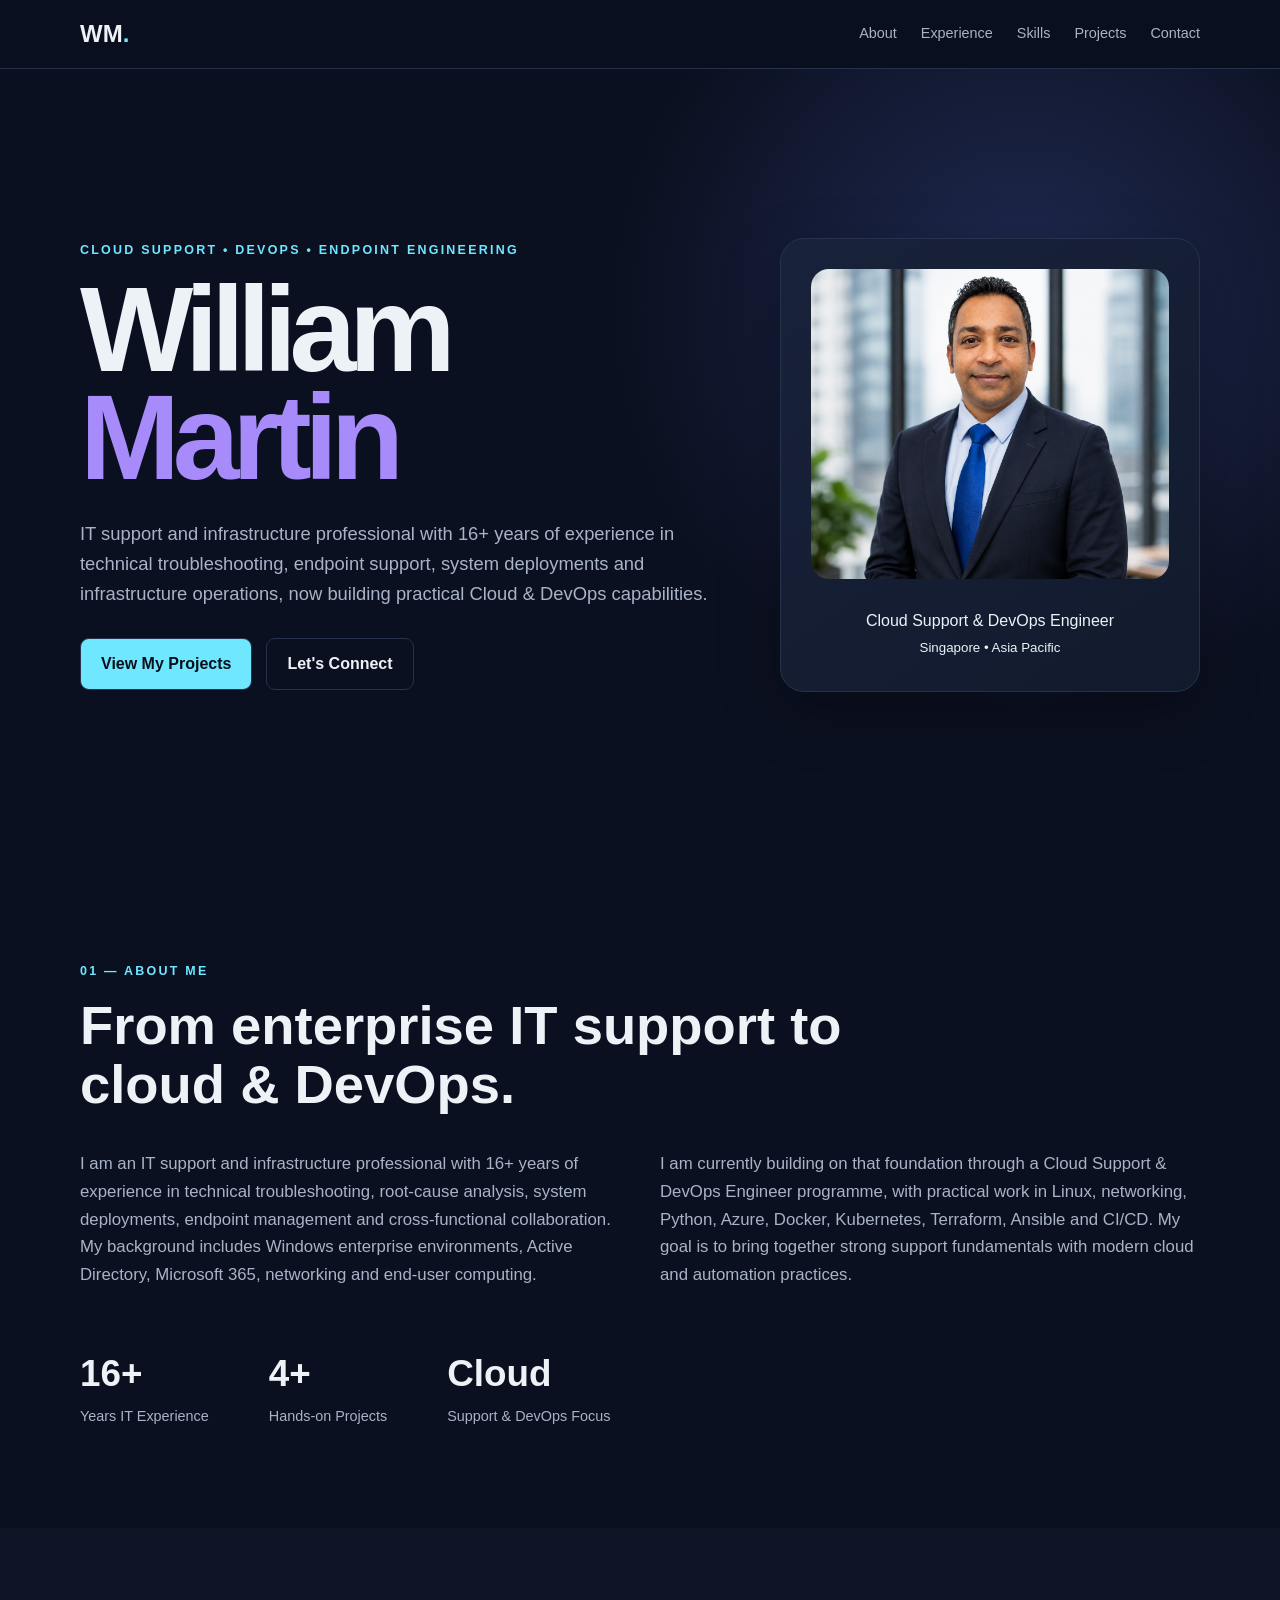
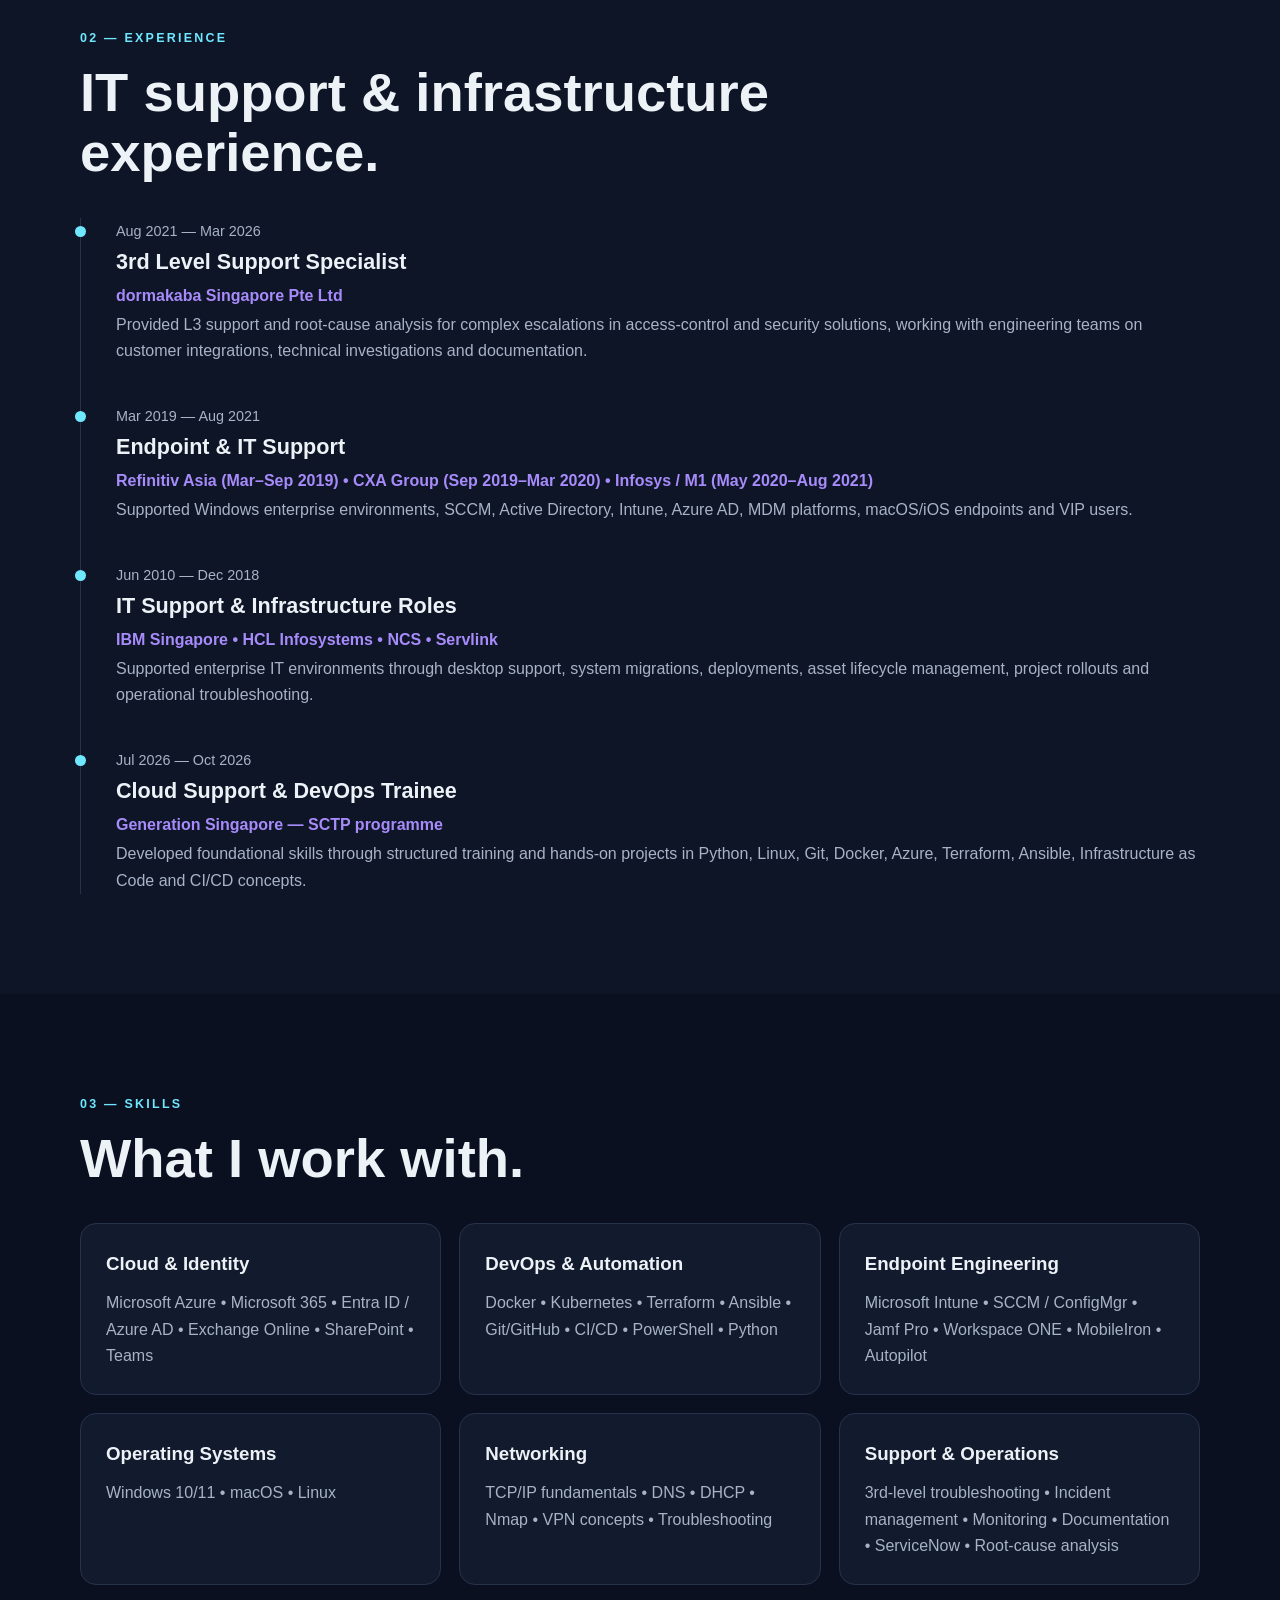
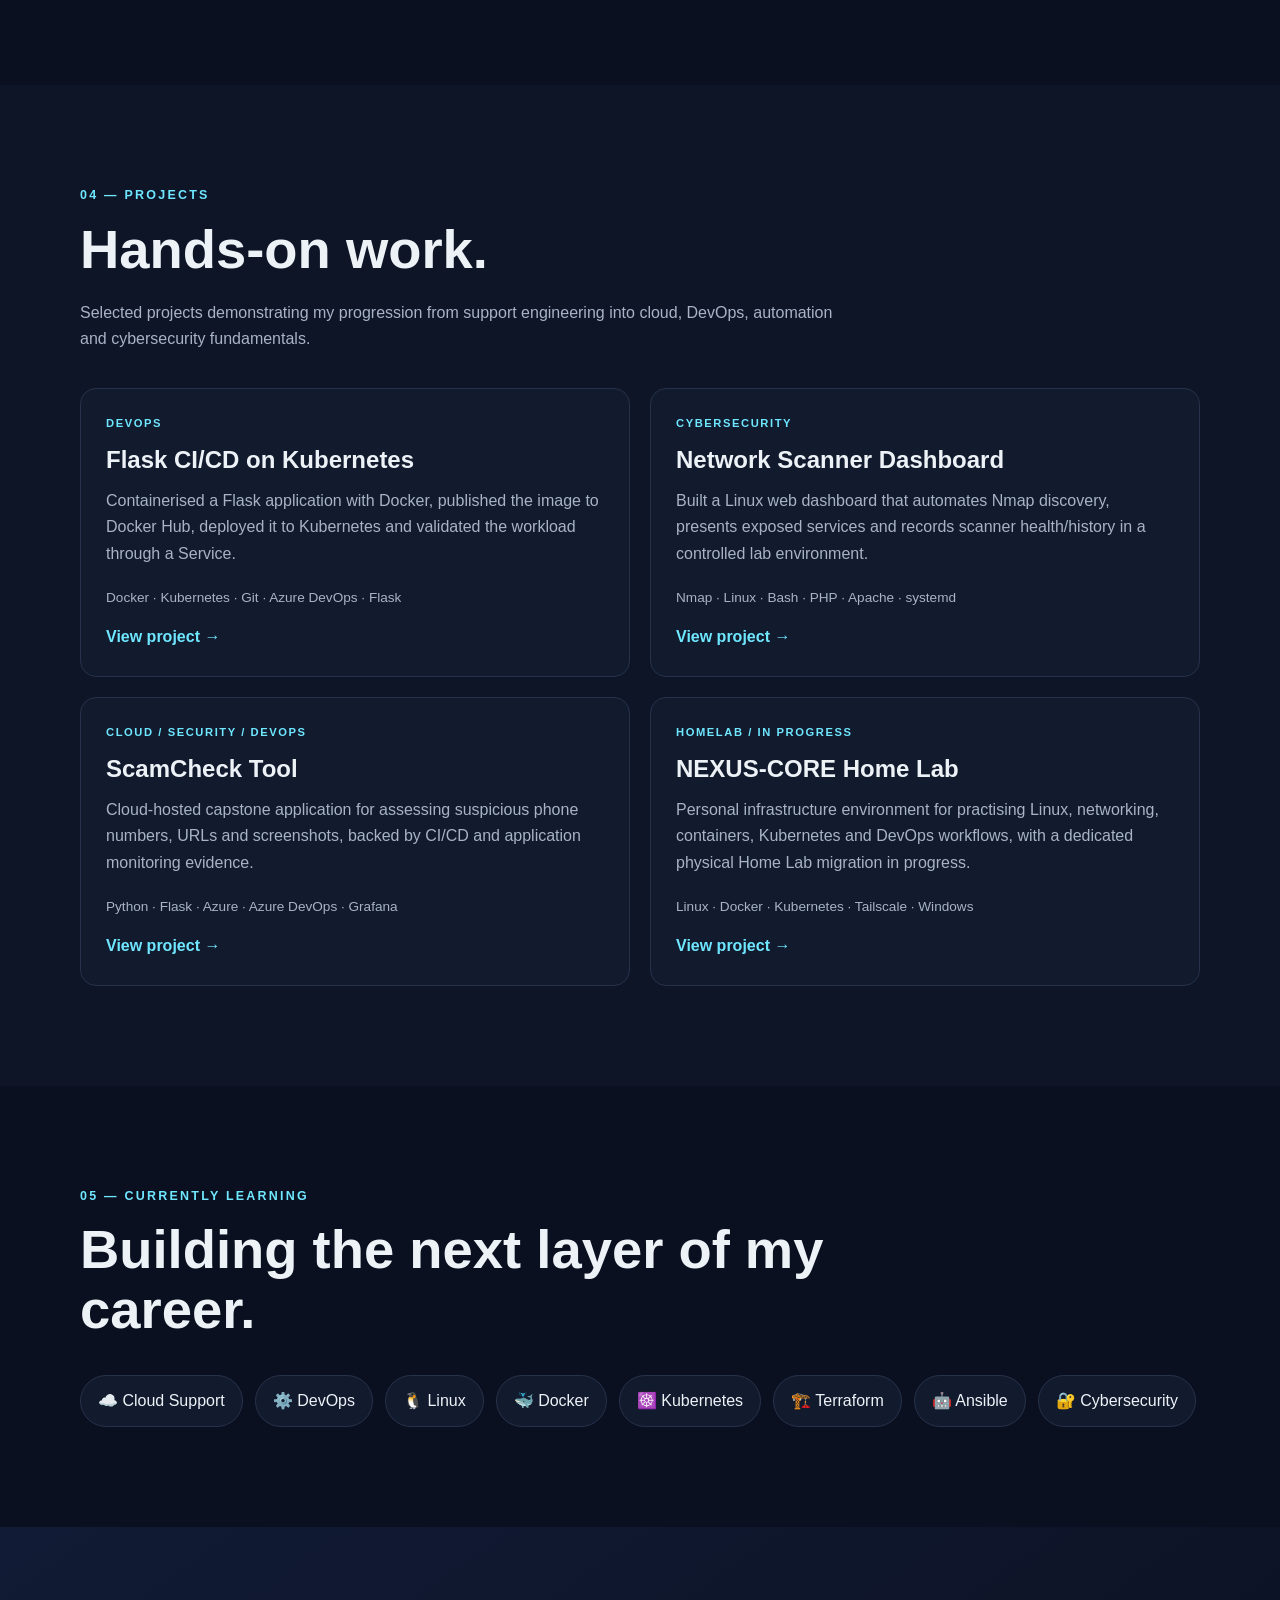
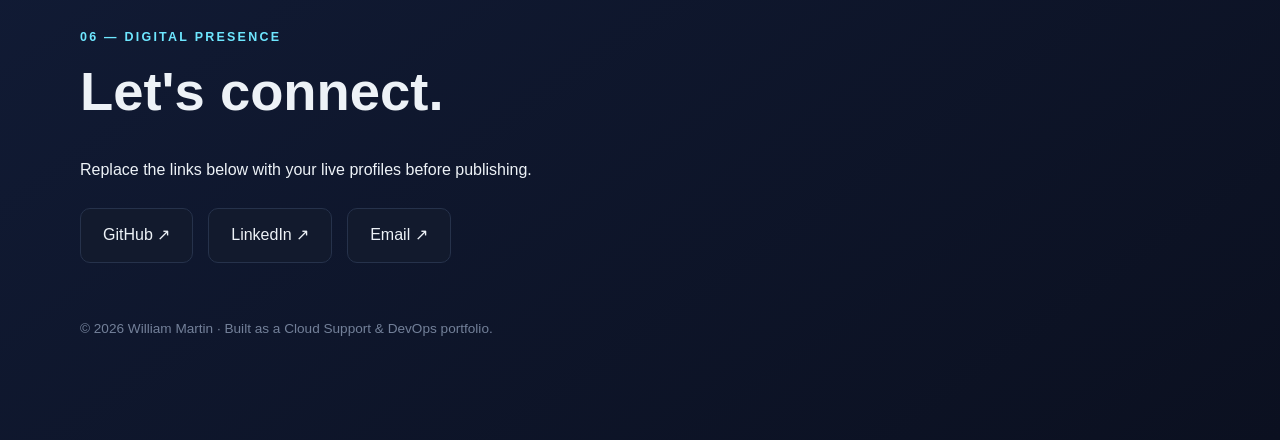
<file: index.html>
<!DOCTYPE html>
<html lang="en">
<head>
  <meta charset="UTF-8">
  <meta name="viewport" content="width=device-width, initial-scale=1.0">
  <meta name="description" content="William Martin - Cloud Support & DevOps Engineer Portfolio">
  <title>William Martin | Cloud Support & DevOps Portfolio</title>
  <link rel="stylesheet" href="styles.css">
</head>
<body>
<header class="site-header">
  <nav class="nav container">
    <a class="logo" href="#home">WM<span>.</span></a>
    <div class="nav-links">
      <a href="#about">About</a><a href="#experience">Experience</a><a href="#skills">Skills</a>
      <a href="#projects">Projects</a><a href="#contact">Contact</a>
    </div>
  </nav>
</header>

<main>
<section id="home" class="hero">
  <div class="container hero-grid">
    <div>
      <p class="eyebrow">CLOUD SUPPORT • DEVOPS • ENDPOINT ENGINEERING</p>
      <h1>William<br><span>Martin</span></h1>
      <p class="hero-text">IT support and infrastructure professional with 16+ years of experience in technical troubleshooting, endpoint support, system deployments and infrastructure operations, now building practical Cloud & DevOps capabilities.</p>
      <div class="buttons">
        <a class="btn primary" href="#projects">View My Projects</a>
        <a class="btn secondary" href="#contact">Let's Connect</a>
      </div>
    </div>
    <div class="profile-card">
      <img class="profile-photo" src="images/william-martin-profile.png" alt="William Martin - Cloud Support & DevOps Engineer">
      <p>Cloud Support & DevOps Engineer</p>
      <small>Singapore • Asia Pacific</small>
    </div>
  </div>
</section>

<section id="about" class="section">
  <div class="container">
    <p class="eyebrow">01 — ABOUT ME</p>
    <h2>From enterprise IT support to cloud & DevOps.</h2>
    <div class="two-col">
      <p>I am an IT support and infrastructure professional with 16+ years of experience in technical troubleshooting, root-cause analysis, system deployments, endpoint management and cross-functional collaboration. My background includes Windows enterprise environments, Active Directory, Microsoft 365, networking and end-user computing.</p>
      <p>I am currently building on that foundation through a Cloud Support & DevOps Engineer programme, with practical work in Linux, networking, Python, Azure, Docker, Kubernetes, Terraform, Ansible and CI/CD. My goal is to bring together strong support fundamentals with modern cloud and automation practices.</p>
    </div>
    <div class="stats">
      <div><strong>16+</strong><span>Years IT Experience</span></div>
      <div><strong>4+</strong><span>Hands-on Projects</span></div>
      <div><strong>Cloud</strong><span>Support & DevOps Focus</span></div>
    </div>
  </div>
</section>

<section id="experience" class="section alt">
  <div class="container">
    <p class="eyebrow">02 — EXPERIENCE</p>
    <h2>IT support & infrastructure experience.</h2>
    <div class="timeline">
      <article class="timeline-item">
        <span class="date">Aug 2021 — Mar 2026</span>
        <h3>3rd Level Support Specialist</h3>
        <p class="company">dormakaba Singapore Pte Ltd</p>
        <p>Provided L3 support and root-cause analysis for complex escalations in access-control and security solutions, working with engineering teams on customer integrations, technical investigations and documentation.</p>
      </article>
      <article class="timeline-item">
        <span class="date">Mar 2019 — Aug 2021</span>
        <h3>Endpoint & IT Support</h3>
        <p class="company">Refinitiv Asia (Mar–Sep 2019) • CXA Group (Sep 2019–Mar 2020) • Infosys / M1 (May 2020–Aug 2021)</p>
        <p>Supported Windows enterprise environments, SCCM, Active Directory, Intune, Azure AD, MDM platforms, macOS/iOS endpoints and VIP users.</p>
      </article>
      <article class="timeline-item">
        <span class="date">Jun 2010 — Dec 2018</span>
        <h3>IT Support & Infrastructure Roles</h3>
        <p class="company">IBM Singapore • HCL Infosystems • NCS • Servlink</p>
        <p>Supported enterprise IT environments through desktop support, system migrations, deployments, asset lifecycle management, project rollouts and operational troubleshooting.</p>
      </article>
      <article class="timeline-item">
        <span class="date">Jul 2026 — Oct 2026</span>
        <h3>Cloud Support & DevOps Trainee</h3>
        <p class="company">Generation Singapore — SCTP programme</p>
        <p>Developed foundational skills through structured training and hands-on projects in Python, Linux, Git, Docker, Azure, Terraform, Ansible, Infrastructure as Code and CI/CD concepts.</p>
      </article>
    </div>
  </div>
</section>

<section id="skills" class="section">
  <div class="container">
    <p class="eyebrow">03 — SKILLS</p>
    <h2>What I work with.</h2>
    <div class="skills-grid">
      <div class="skill-card"><h3>Cloud & Identity</h3><p>Microsoft Azure • Microsoft 365 • Entra ID / Azure AD • Exchange Online • SharePoint • Teams</p></div>
      <div class="skill-card"><h3>DevOps & Automation</h3><p>Docker • Kubernetes • Terraform • Ansible • Git/GitHub • CI/CD • PowerShell • Python</p></div>
      <div class="skill-card"><h3>Endpoint Engineering</h3><p>Microsoft Intune • SCCM / ConfigMgr • Jamf Pro • Workspace ONE • MobileIron • Autopilot</p></div>
      <div class="skill-card"><h3>Operating Systems</h3><p>Windows 10/11 • macOS • Linux</p></div>
      <div class="skill-card"><h3>Networking</h3><p>TCP/IP fundamentals • DNS • DHCP • Nmap • VPN concepts • Troubleshooting</p></div>
      <div class="skill-card"><h3>Support & Operations</h3><p>3rd-level troubleshooting • Incident management • Monitoring • Documentation • ServiceNow • Root-cause analysis</p></div>
    </div>
  </div>
</section>

<section id="projects" class="section alt">
  <div class="container">
    <p class="eyebrow">04 — PROJECTS</p>
    <h2>Hands-on work.</h2>
    <p class="section-intro">Selected projects demonstrating my progression from support engineering into cloud, DevOps, automation and cybersecurity fundamentals.</p>
    <div class="project-grid">
      <article class="project-card">
        <span class="tag">DEVOPS</span><h3>Flask CI/CD on Kubernetes</h3>
        <p>Containerised a Flask application with Docker, published the image to Docker Hub, deployed it to Kubernetes and validated the workload through a Service.</p>
        <p class="tools">Docker · Kubernetes · Git · Azure DevOps · Flask</p>
        <a href="projects/flask-cicd.html">View project →</a>
      </article>
      <article class="project-card">
        <span class="tag">CYBERSECURITY</span><h3>Network Scanner Dashboard</h3>
        <p>Built a Linux web dashboard that automates Nmap discovery, presents exposed services and records scanner health/history in a controlled lab environment.</p>
        <p class="tools">Nmap · Linux · Bash · PHP · Apache · systemd</p>
        <a href="projects/nmap-dashboard.html">View project →</a>
      </article>
      <article class="project-card">
        <span class="tag">CLOUD / SECURITY / DEVOPS</span><h3>ScamCheck Tool</h3>
        <p>Cloud-hosted capstone application for assessing suspicious phone numbers, URLs and screenshots, backed by CI/CD and application monitoring evidence.</p>
        <p class="tools">Python · Flask · Azure · Azure DevOps · Grafana</p>
        <a href="projects/scam-check.html">View project →</a>
      </article>
      <article class="project-card">
        <span class="tag">HOMELAB / IN PROGRESS</span><h3>NEXUS-CORE Home Lab</h3>
        <p>Personal infrastructure environment for practising Linux, networking, containers, Kubernetes and DevOps workflows, with a dedicated physical Home Lab migration in progress.</p>
        <p class="tools">Linux · Docker · Kubernetes · Tailscale · Windows</p>
        <a href="projects/homelab.html">View project →</a>
      </article>
    </div>
  </div>
</section>

<section class="section">
  <div class="container learning">
    <p class="eyebrow">05 — CURRENTLY LEARNING</p>
    <h2>Building the next layer of my career.</h2>
    <div class="learning-list">
      <span>☁️ Cloud Support</span><span>⚙️ DevOps</span><span>🐧 Linux</span><span>🐳 Docker</span>
      <span>☸️ Kubernetes</span><span>🏗️ Terraform</span><span>🤖 Ansible</span><span>🔐 Cybersecurity</span>
    </div>
  </div>
</section>

<section id="contact" class="section contact">
  <div class="container">
    <p class="eyebrow">06 — DIGITAL PRESENCE</p>
    <h2>Let's connect.</h2>
    <p>Replace the links below with your live profiles before publishing.</p>
    <div class="social-links">
      <a href="https://github.com/mrwilliammartin-cloudsupportdevops" target="_blank" rel="noopener">GitHub ↗</a>
      <a href="https://www.linkedin.com/in/william-martin-47552478" target="_blank" rel="noopener">LinkedIn ↗</a>
      <a href="mailto:mr.williammartin@yahoo.com">Email ↗</a>
    </div>
    <p class="footer-note">© 2026 William Martin · Built as a Cloud Support & DevOps portfolio.</p>
  </div>
</section>
</main>
<script src="script.js"></script>
</body>
</html>
</file>
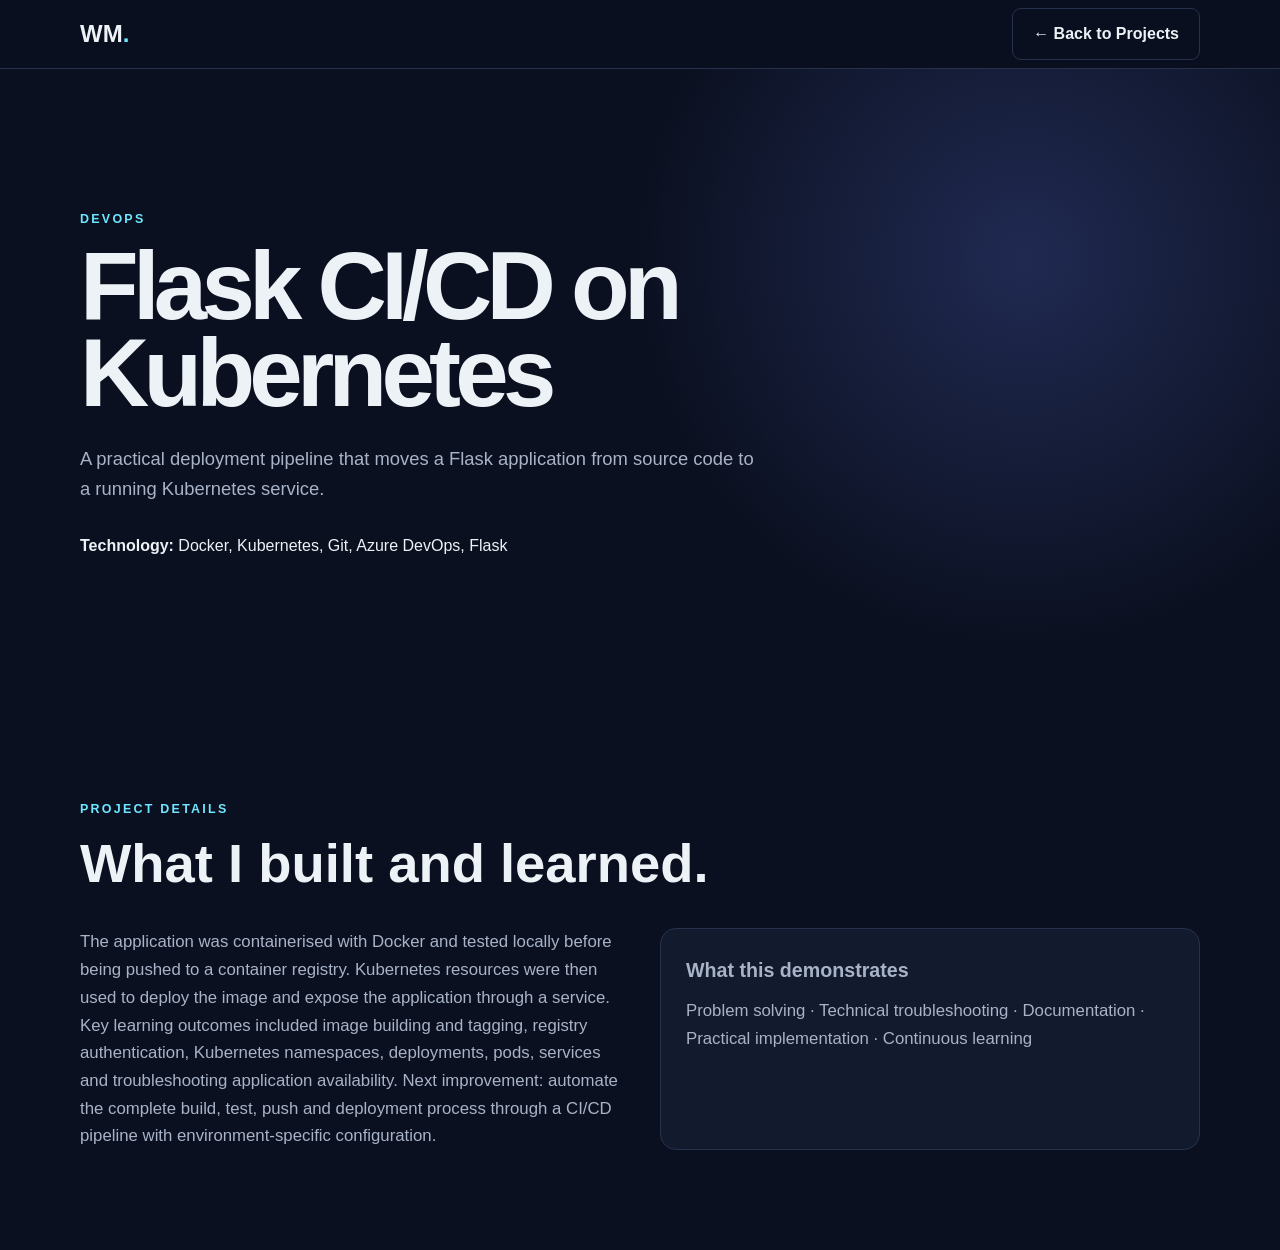
<file: flask-cicd.html>
<!DOCTYPE html><html lang="en"><head><meta charset="UTF-8"><meta name="viewport" content="width=device-width,initial-scale=1.0"><title>Flask CI/CD on Kubernetes | William Martin</title><link rel="stylesheet" href="../styles.css"></head><body>
<header class="site-header"><nav class="nav container"><a class="logo" href="../index.html">WM<span>.</span></a><a class="btn secondary" href="../index.html#projects">← Back to Projects</a></nav></header>
<main><section class="hero" style="min-height:70vh"><div class="container"><p class="eyebrow">DEVOPS</p><h1 style="font-size:clamp(3rem,8vw,6rem);max-width:950px">Flask CI/CD on Kubernetes</h1><p class="hero-text">A practical deployment pipeline that moves a Flask application from source code to a running Kubernetes service.</p><p><strong>Technology:</strong> Docker, Kubernetes, Git, Azure DevOps, Flask</p></div></section>
<section class="section"><div class="container"><p class="eyebrow">PROJECT DETAILS</p><h2>What I built and learned.</h2><div class="two-col"><p>The application was containerised with Docker and tested locally before being pushed to a container registry. Kubernetes resources were then used to deploy the image and expose the application through a service.

Key learning outcomes included image building and tagging, registry authentication, Kubernetes namespaces, deployments, pods, services and troubleshooting application availability.

Next improvement: automate the complete build, test, push and deployment process through a CI/CD pipeline with environment-specific configuration.</p><div class="skill-card"><h3>What this demonstrates</h3><p>Problem solving · Technical troubleshooting · Documentation · Practical implementation · Continuous learning</p></div></div></div></section></main></body></html>
</file>
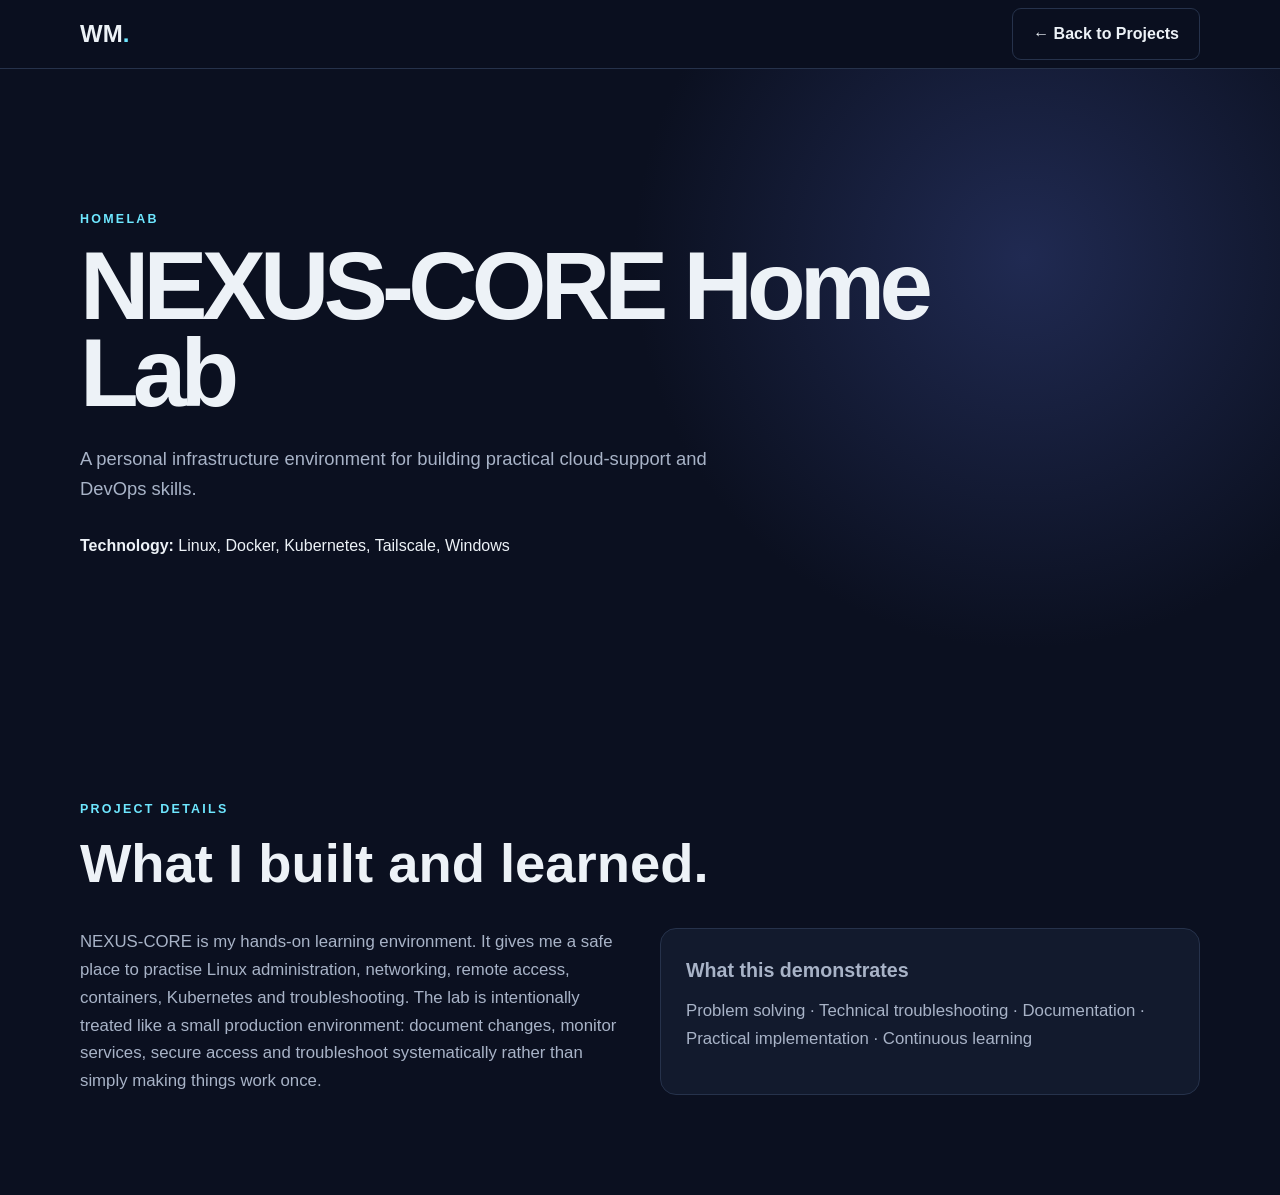
<file: homelab.html>
<!DOCTYPE html><html lang="en"><head><meta charset="UTF-8"><meta name="viewport" content="width=device-width,initial-scale=1.0"><title>NEXUS-CORE Home Lab | William Martin</title><link rel="stylesheet" href="../styles.css"></head><body>
<header class="site-header"><nav class="nav container"><a class="logo" href="../index.html">WM<span>.</span></a><a class="btn secondary" href="../index.html#projects">← Back to Projects</a></nav></header>
<main><section class="hero" style="min-height:70vh"><div class="container"><p class="eyebrow">HOMELAB</p><h1 style="font-size:clamp(3rem,8vw,6rem);max-width:950px">NEXUS-CORE Home Lab</h1><p class="hero-text">A personal infrastructure environment for building practical cloud-support and DevOps skills.</p><p><strong>Technology:</strong> Linux, Docker, Kubernetes, Tailscale, Windows</p></div></section>
<section class="section"><div class="container"><p class="eyebrow">PROJECT DETAILS</p><h2>What I built and learned.</h2><div class="two-col"><p>NEXUS-CORE is my hands-on learning environment. It gives me a safe place to practise Linux administration, networking, remote access, containers, Kubernetes and troubleshooting.

The lab is intentionally treated like a small production environment: document changes, monitor services, secure access and troubleshoot systematically rather than simply making things work once.</p><div class="skill-card"><h3>What this demonstrates</h3><p>Problem solving · Technical troubleshooting · Documentation · Practical implementation · Continuous learning</p></div></div></div></section></main></body></html>
</file>
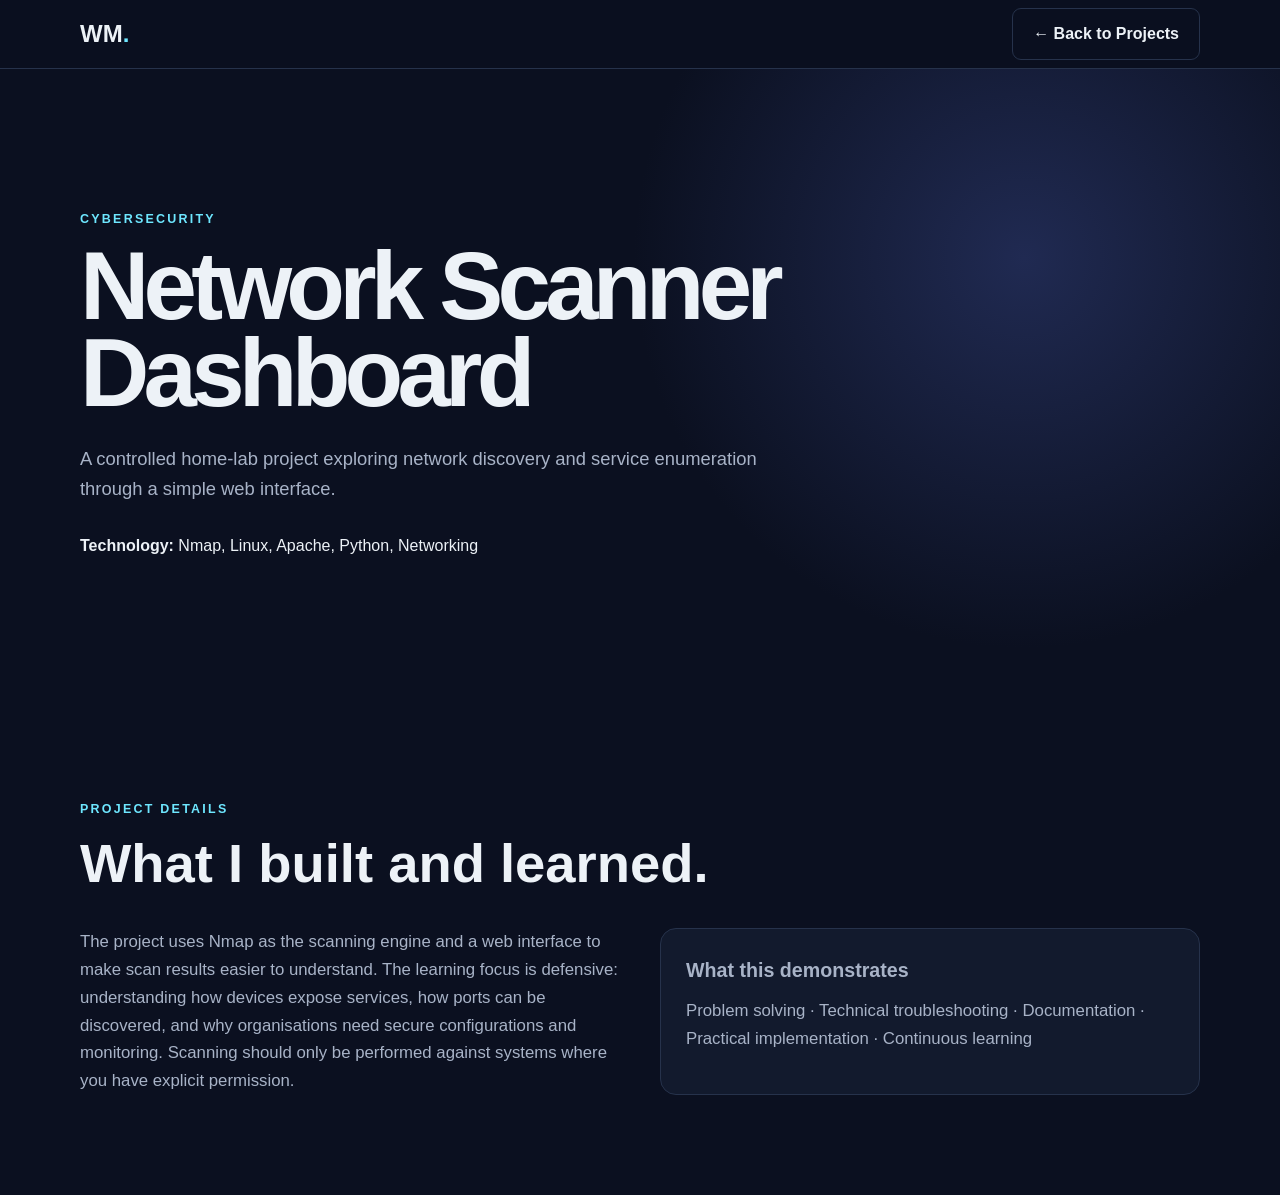
<file: nmap-dashboard.html>
<!DOCTYPE html><html lang="en"><head><meta charset="UTF-8"><meta name="viewport" content="width=device-width,initial-scale=1.0"><title>Network Scanner Dashboard | William Martin</title><link rel="stylesheet" href="../styles.css"></head><body>
<header class="site-header"><nav class="nav container"><a class="logo" href="../index.html">WM<span>.</span></a><a class="btn secondary" href="../index.html#projects">← Back to Projects</a></nav></header>
<main><section class="hero" style="min-height:70vh"><div class="container"><p class="eyebrow">CYBERSECURITY</p><h1 style="font-size:clamp(3rem,8vw,6rem);max-width:950px">Network Scanner Dashboard</h1><p class="hero-text">A controlled home-lab project exploring network discovery and service enumeration through a simple web interface.</p><p><strong>Technology:</strong> Nmap, Linux, Apache, Python, Networking</p></div></section>
<section class="section"><div class="container"><p class="eyebrow">PROJECT DETAILS</p><h2>What I built and learned.</h2><div class="two-col"><p>The project uses Nmap as the scanning engine and a web interface to make scan results easier to understand.

The learning focus is defensive: understanding how devices expose services, how ports can be discovered, and why organisations need secure configurations and monitoring. Scanning should only be performed against systems where you have explicit permission.</p><div class="skill-card"><h3>What this demonstrates</h3><p>Problem solving · Technical troubleshooting · Documentation · Practical implementation · Continuous learning</p></div></div></div></section></main></body></html>
</file>
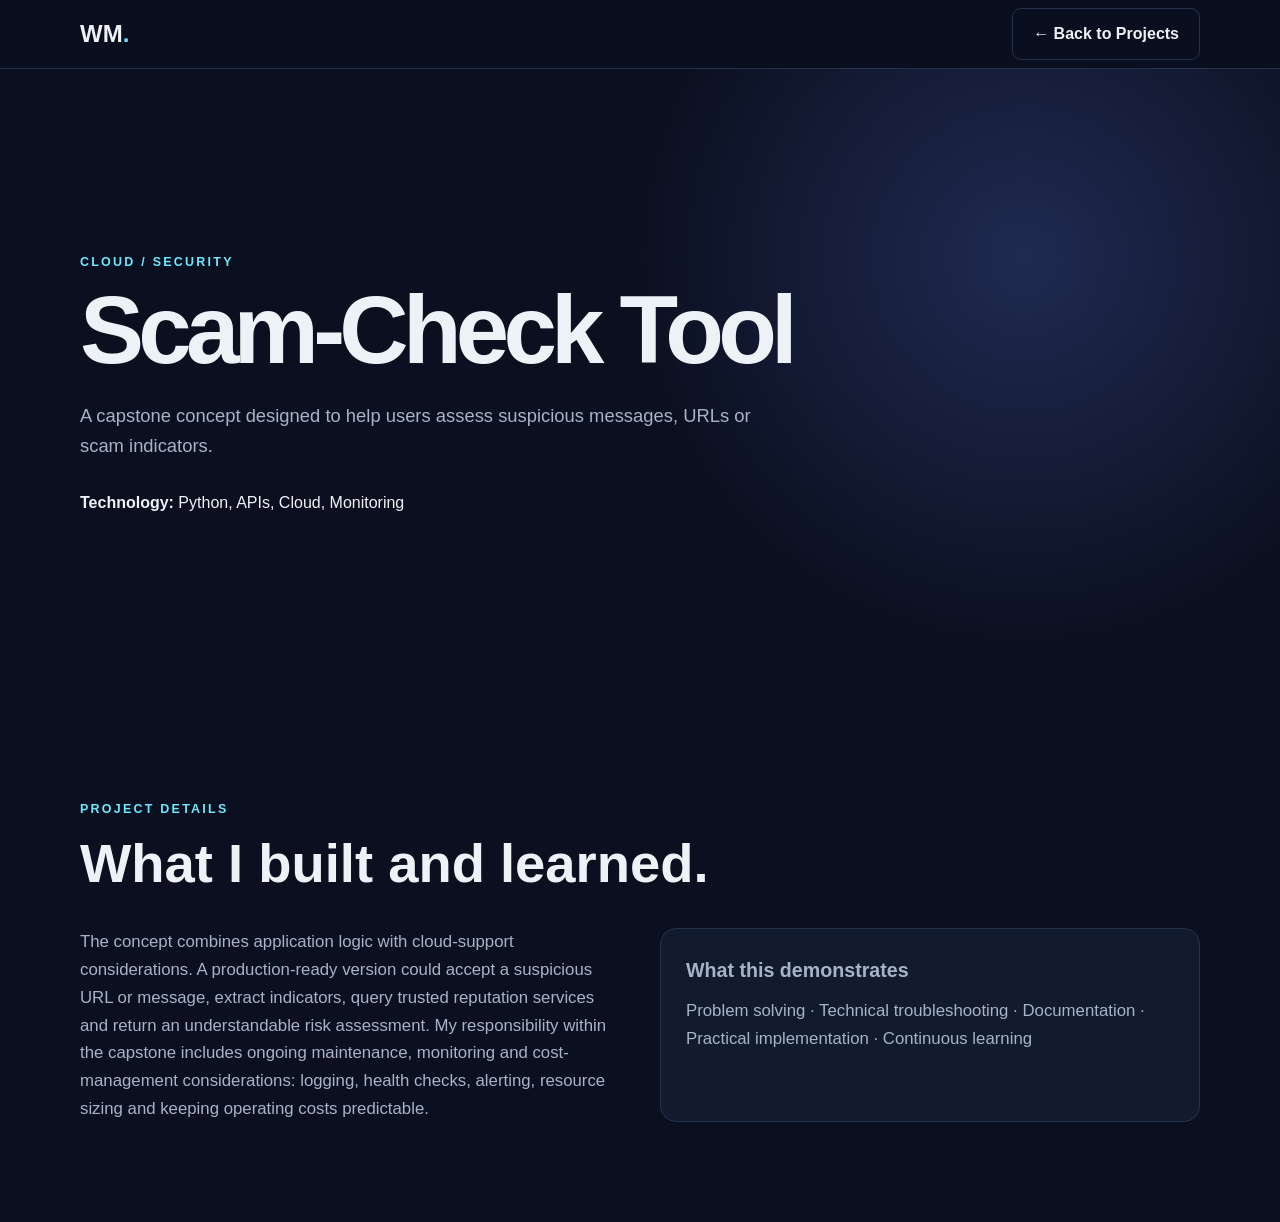
<file: scam-check.html>
<!DOCTYPE html><html lang="en"><head><meta charset="UTF-8"><meta name="viewport" content="width=device-width,initial-scale=1.0"><title>Scam-Check Tool | William Martin</title><link rel="stylesheet" href="../styles.css"></head><body>
<header class="site-header"><nav class="nav container"><a class="logo" href="../index.html">WM<span>.</span></a><a class="btn secondary" href="../index.html#projects">← Back to Projects</a></nav></header>
<main><section class="hero" style="min-height:70vh"><div class="container"><p class="eyebrow">CLOUD / SECURITY</p><h1 style="font-size:clamp(3rem,8vw,6rem);max-width:950px">Scam-Check Tool</h1><p class="hero-text">A capstone concept designed to help users assess suspicious messages, URLs or scam indicators.</p><p><strong>Technology:</strong> Python, APIs, Cloud, Monitoring</p></div></section>
<section class="section"><div class="container"><p class="eyebrow">PROJECT DETAILS</p><h2>What I built and learned.</h2><div class="two-col"><p>The concept combines application logic with cloud-support considerations. A production-ready version could accept a suspicious URL or message, extract indicators, query trusted reputation services and return an understandable risk assessment.

My responsibility within the capstone includes ongoing maintenance, monitoring and cost-management considerations: logging, health checks, alerting, resource sizing and keeping operating costs predictable.</p><div class="skill-card"><h3>What this demonstrates</h3><p>Problem solving · Technical troubleshooting · Documentation · Practical implementation · Continuous learning</p></div></div></div></section></main></body></html>
</file>
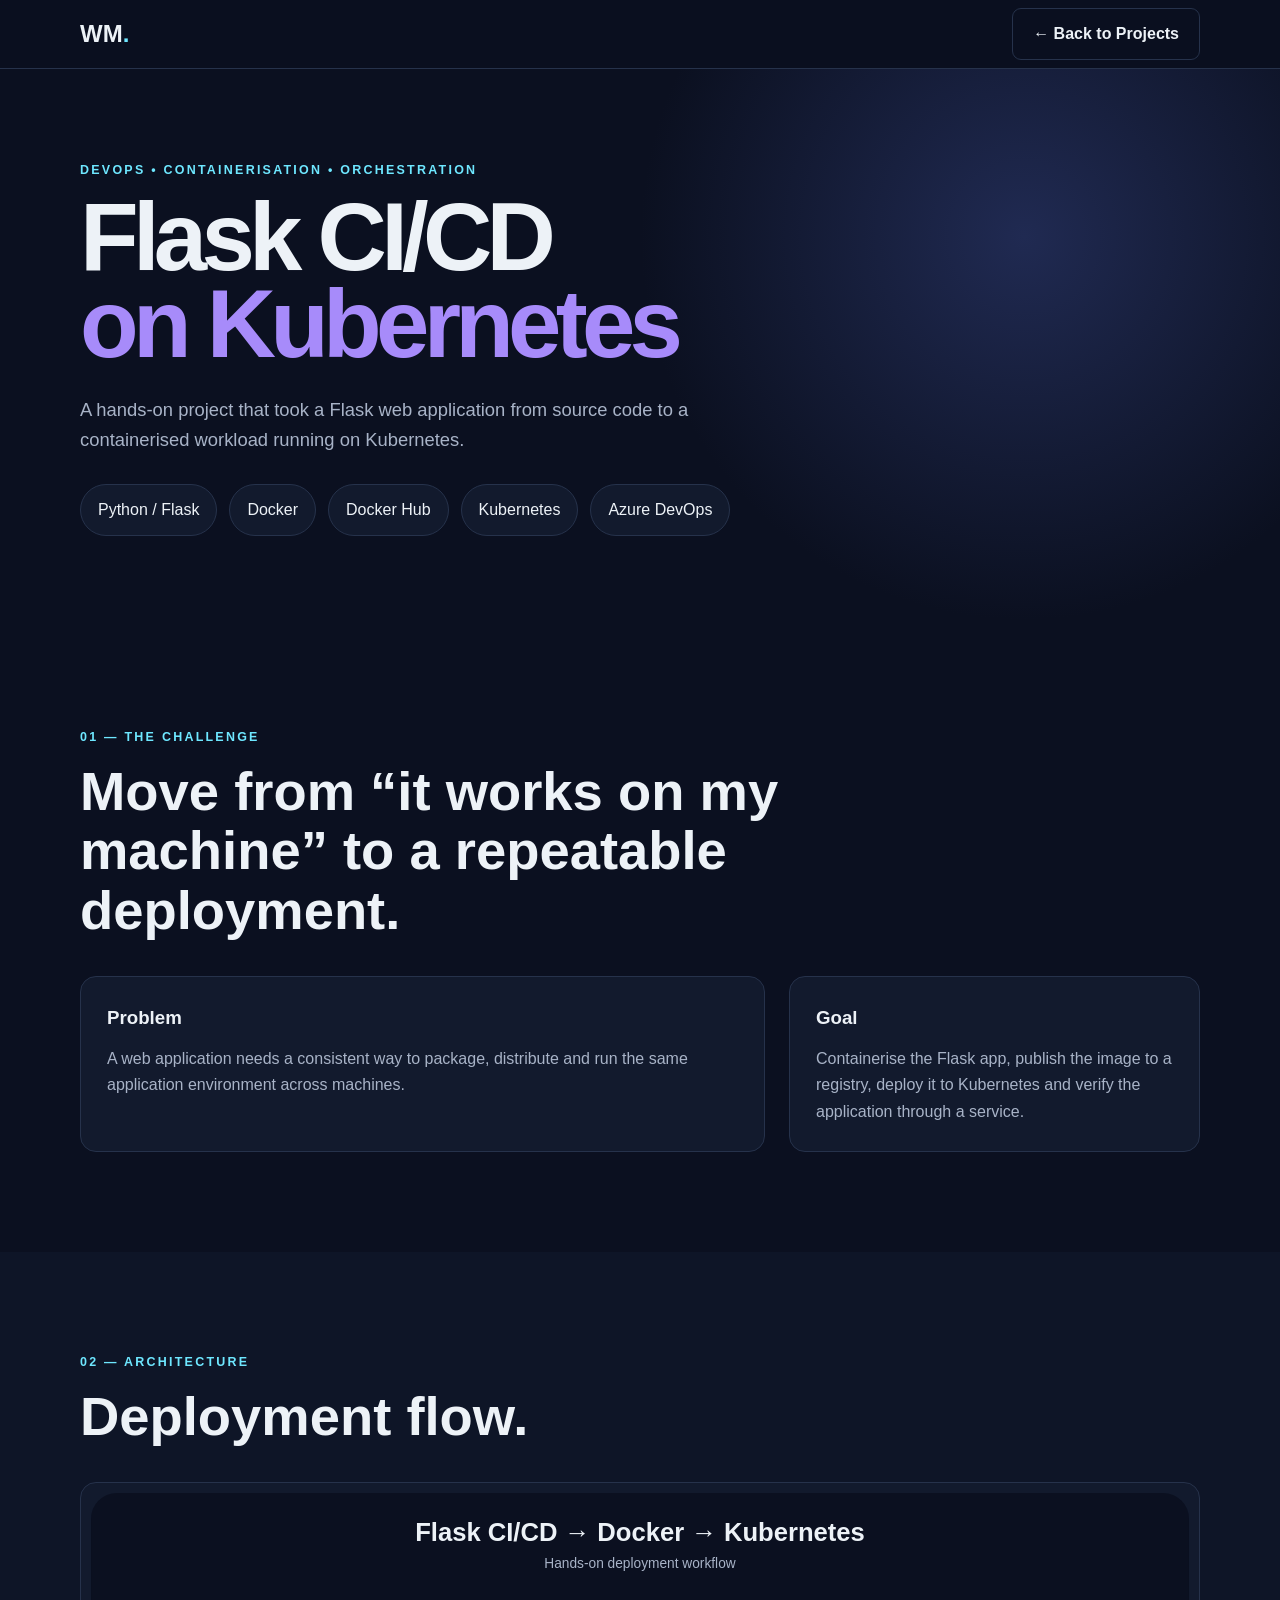
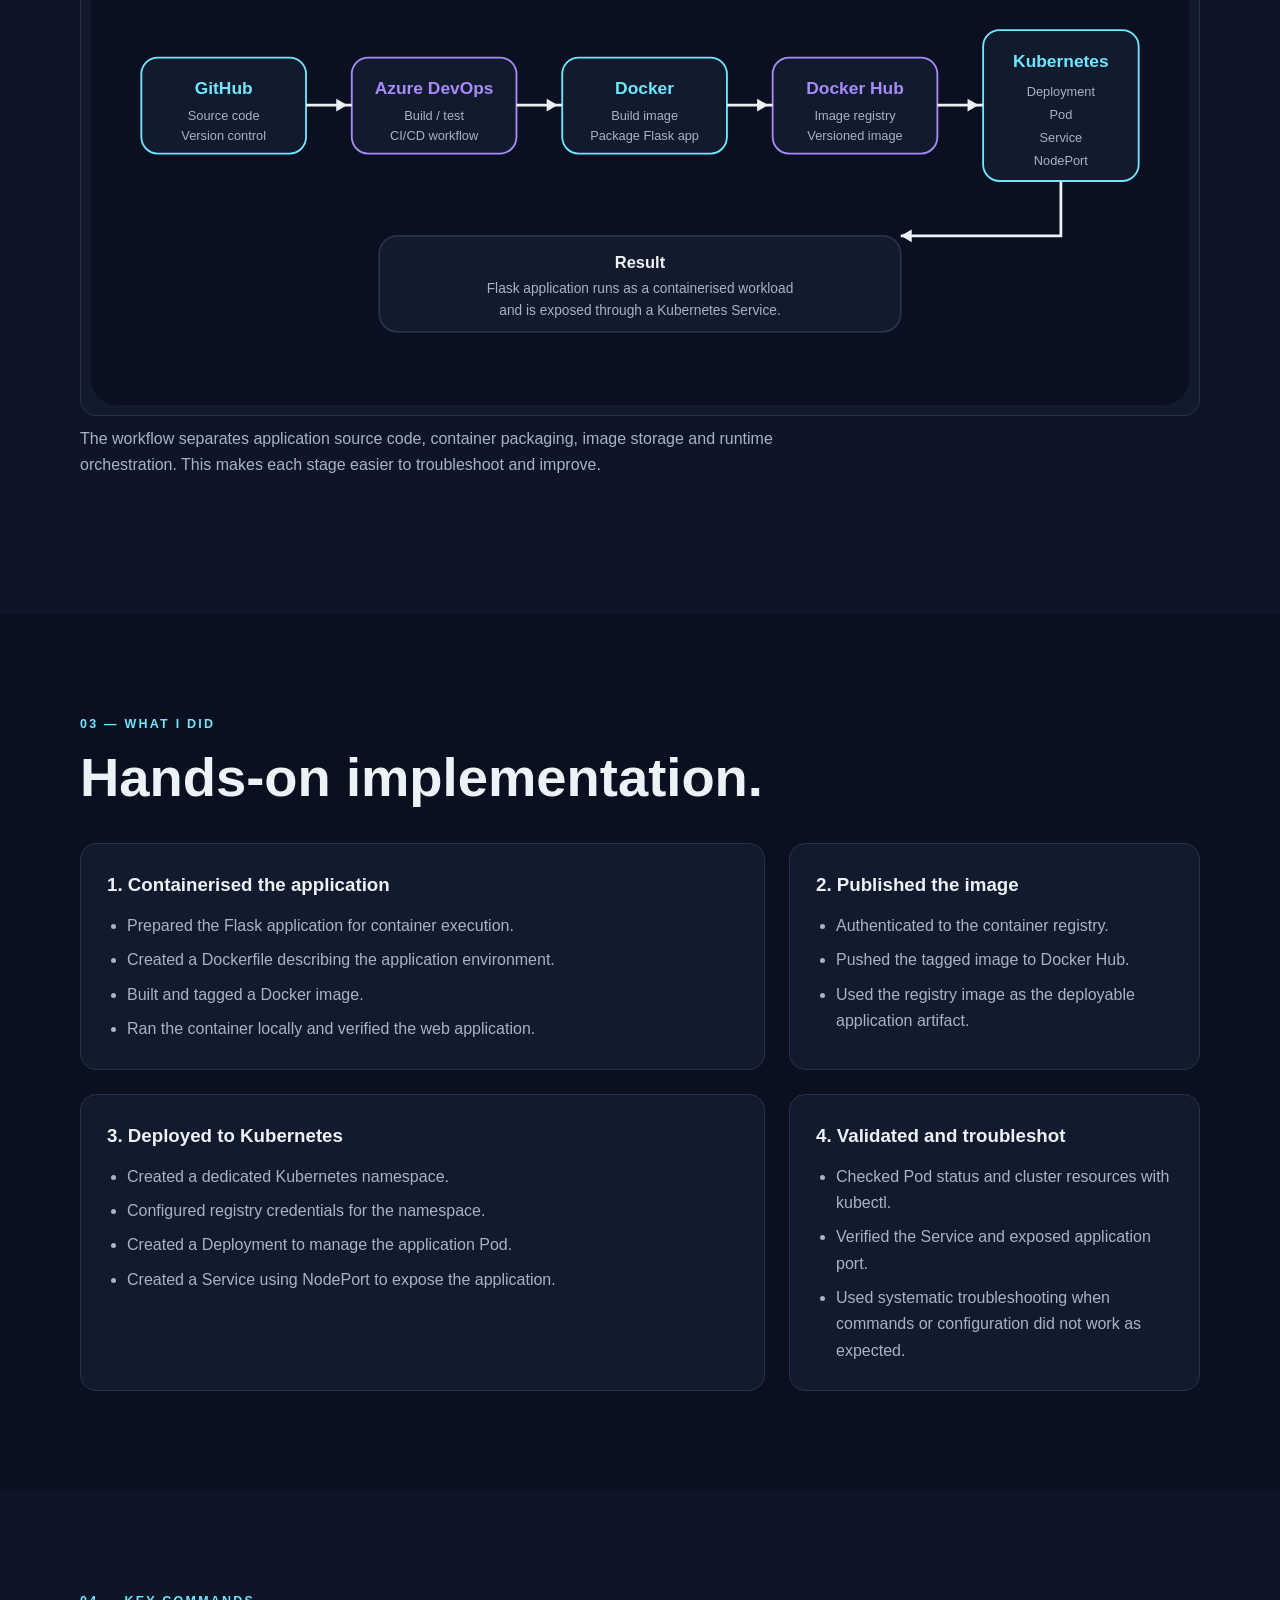
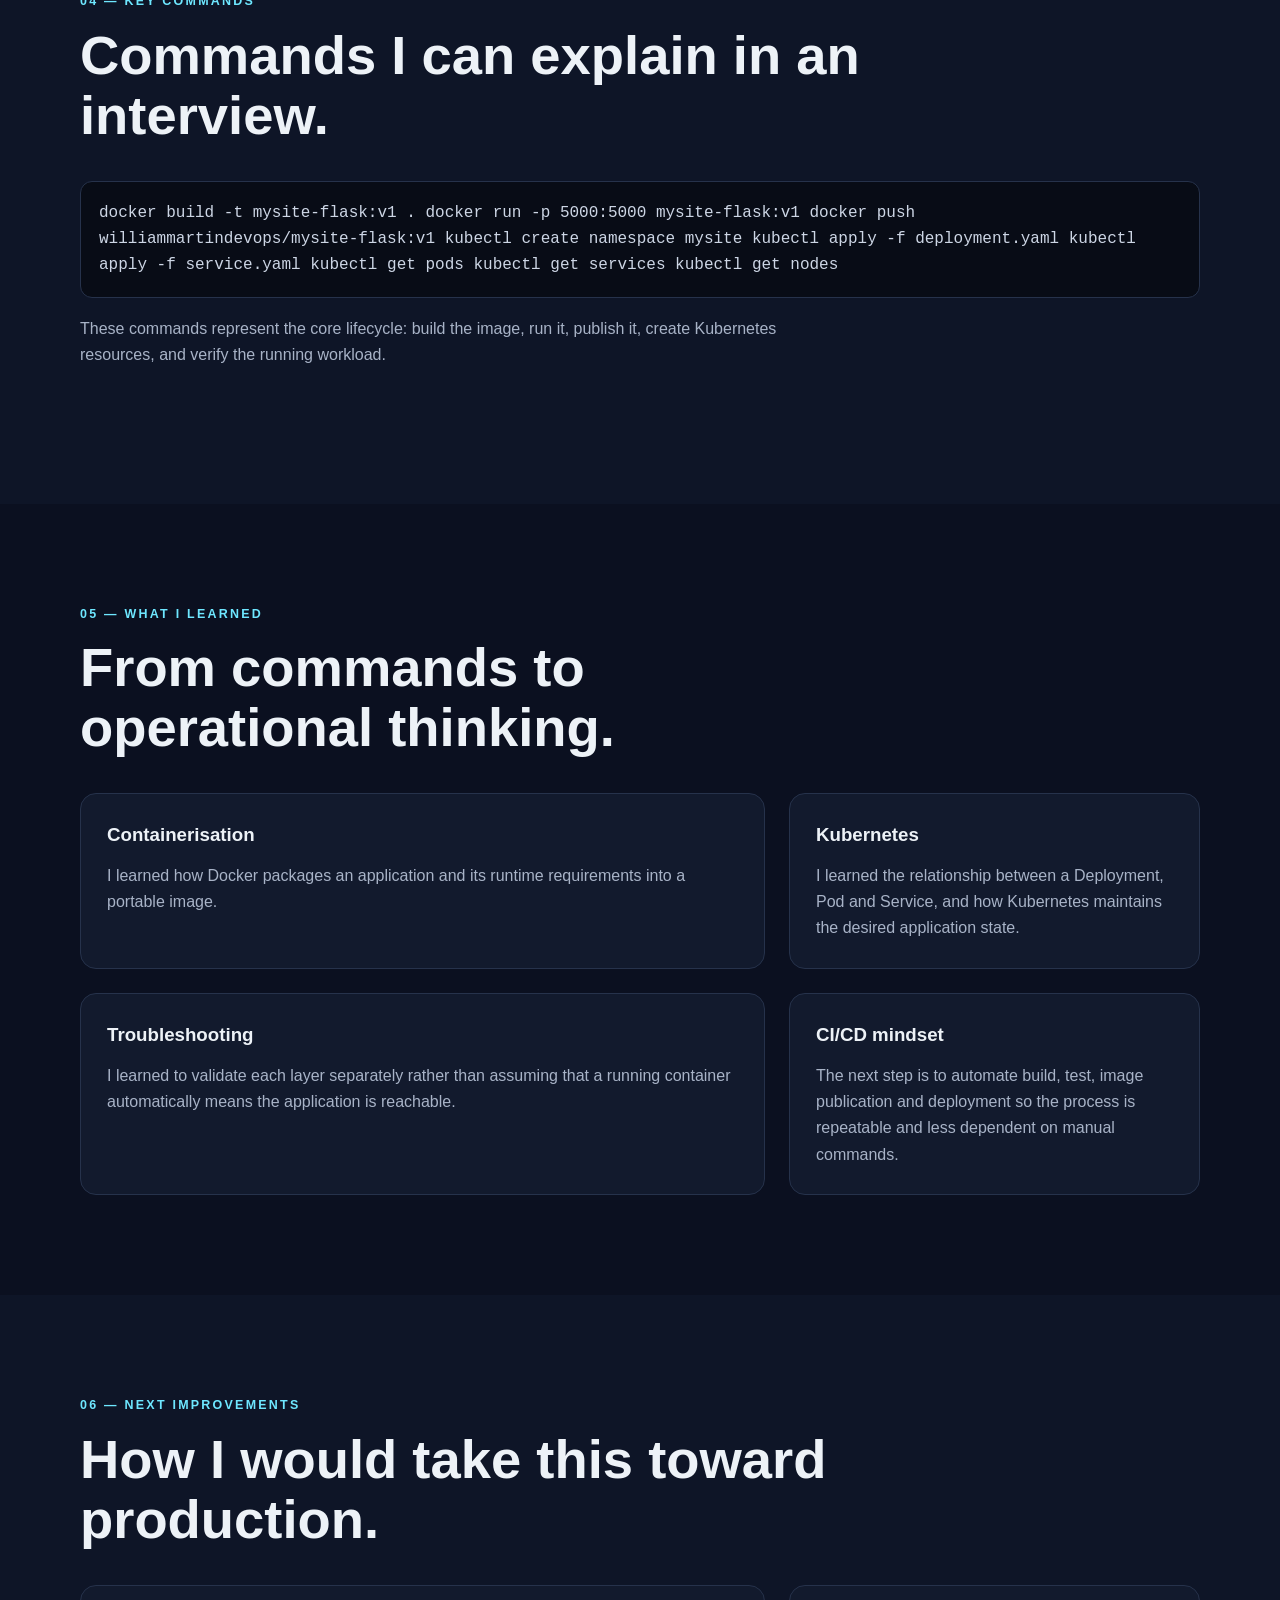
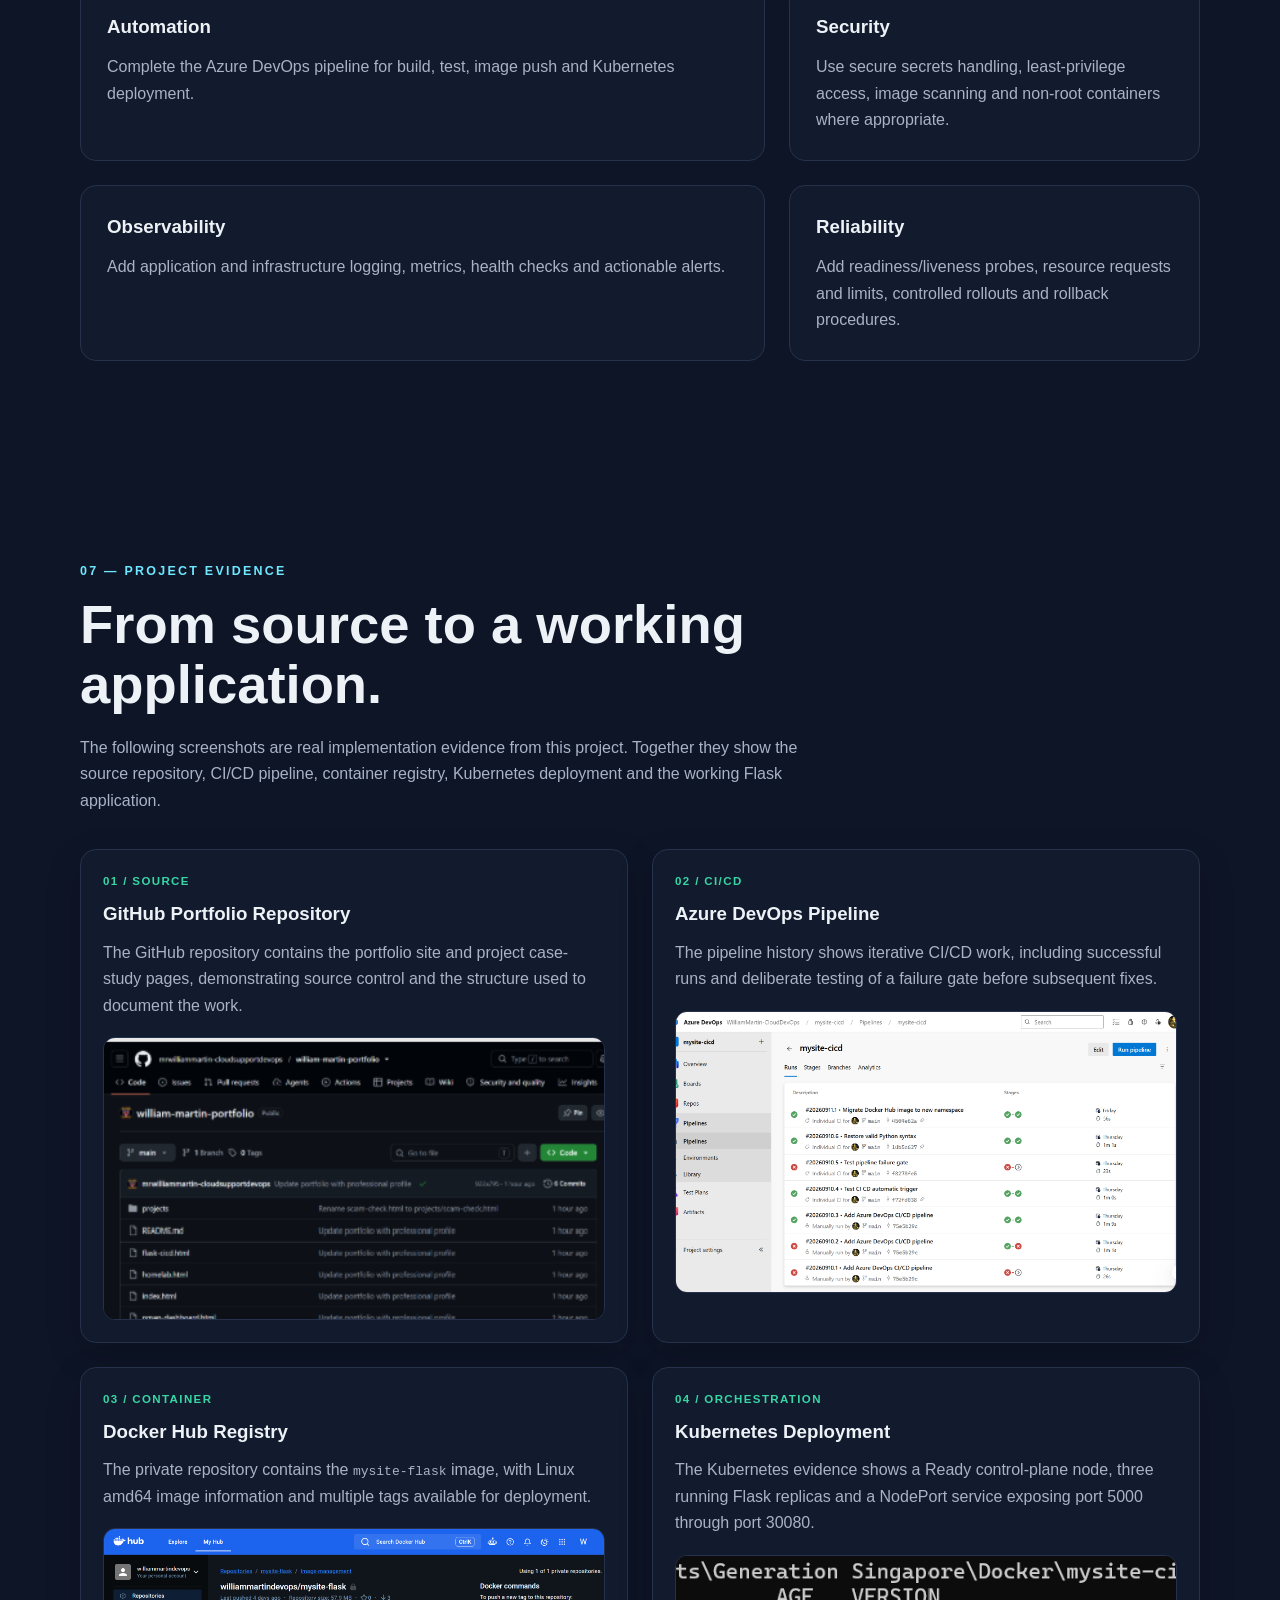
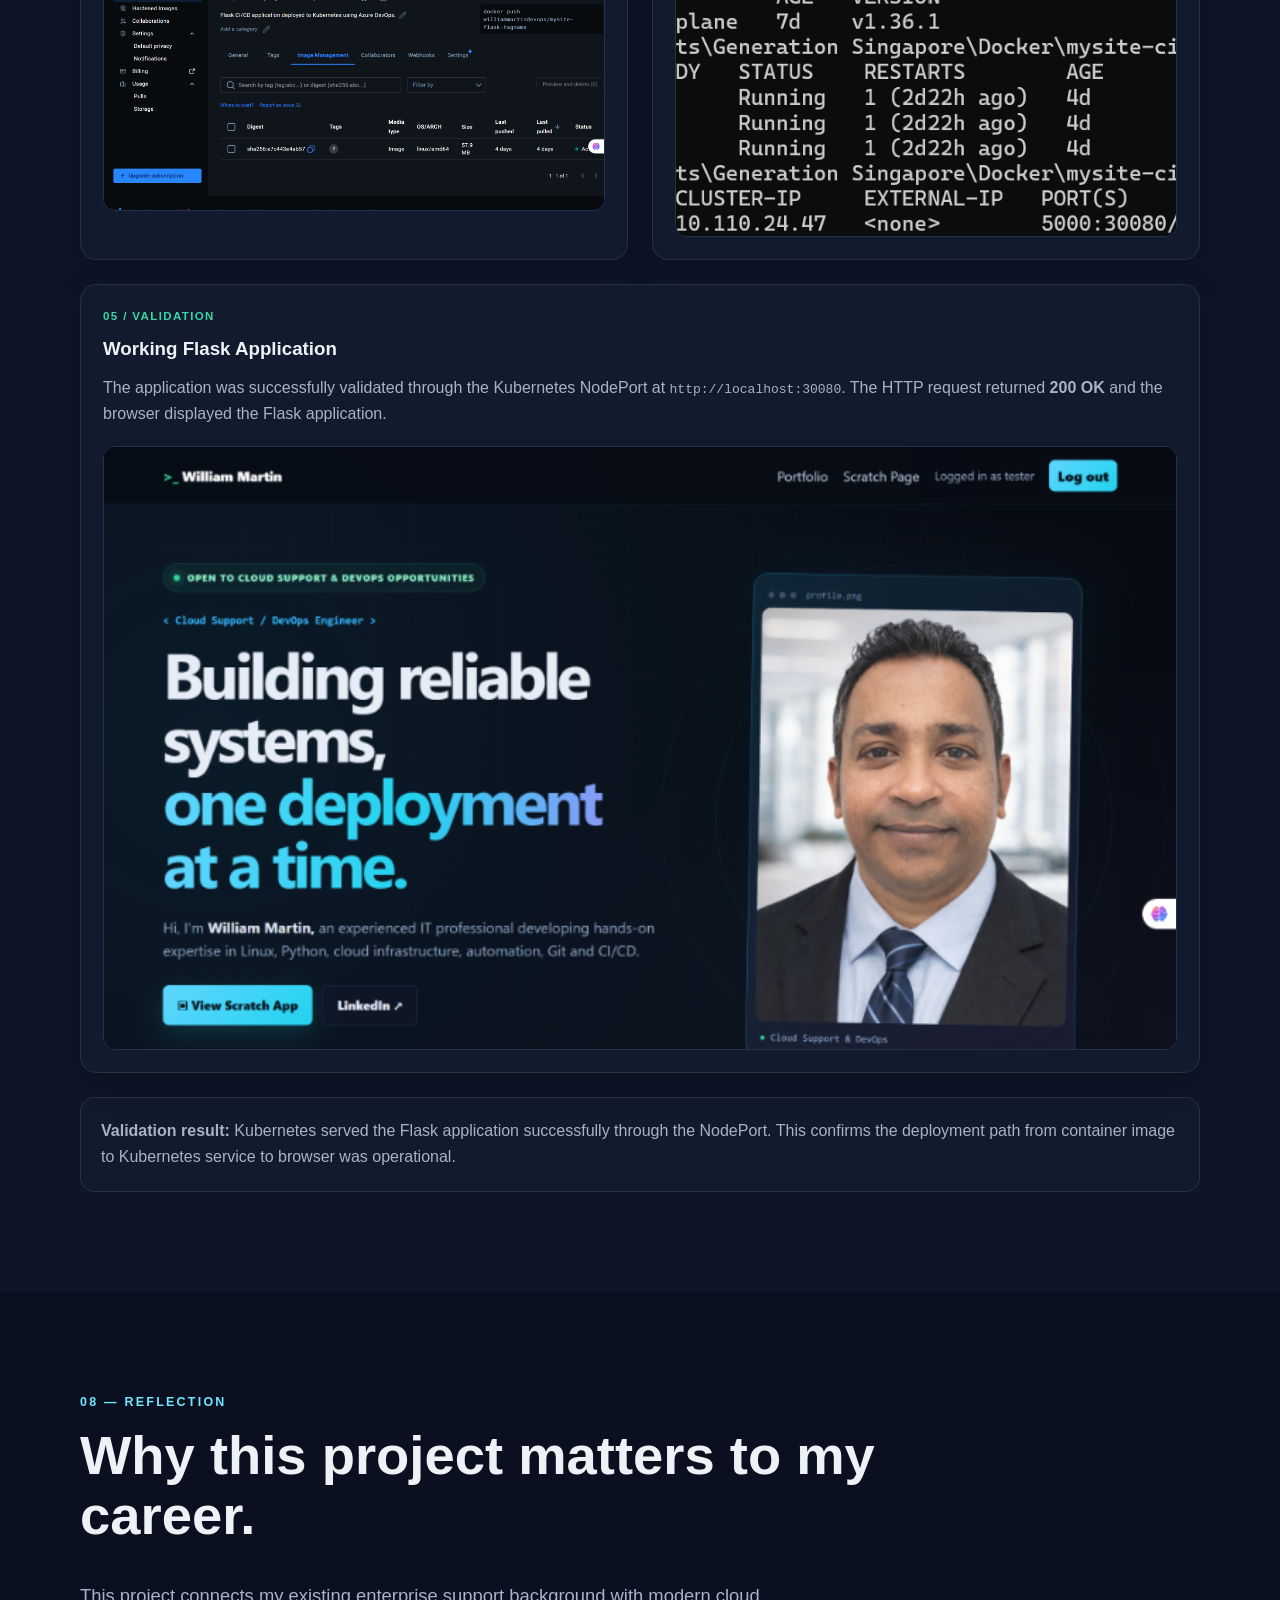
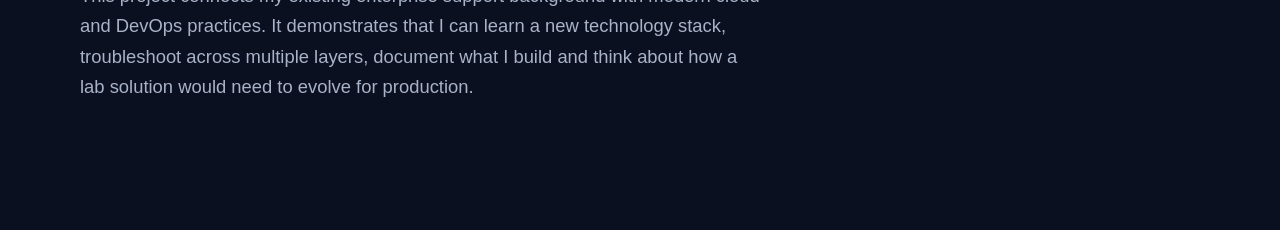
<file: projects/flask-cicd.html>
<!DOCTYPE html>
<html lang="en">
<head>
<meta charset="UTF-8"><meta name="viewport" content="width=device-width,initial-scale=1.0">
<meta name="description" content="William Martin Flask CI/CD Kubernetes project case study">
<title>Flask CI/CD on Kubernetes | William Martin</title>
<link rel="stylesheet" href="../styles.css">
<style>
.case-grid{display:grid;grid-template-columns:1.25fr .75fr;gap:24px;margin-top:30px}
.case-box{background:var(--surface);border:1px solid var(--border);padding:26px;border-radius:16px}
.case-box h3{margin-bottom:12px}.case-box p,.case-box li{color:var(--muted)}
.case-box ul{padding-left:20px;display:grid;gap:8px}
.arch{width:100%;border:1px solid var(--border);border-radius:16px;background:var(--surface);padding:10px;margin:25px 0}
.code{background:#080c16;border:1px solid var(--border);border-radius:12px;padding:18px;color:#cdd6e5;font-family:Consolas,monospace;overflow:auto}
.evidence{border:1px dashed #53617d;border-radius:14px;padding:22px;color:var(--muted);margin-top:18px}
.evidence-grid{display:grid;grid-template-columns:repeat(2,minmax(0,1fr));gap:24px;margin-top:30px}
.evidence-card{margin:0;background:var(--surface);border:1px solid var(--border);border-radius:16px;padding:22px;overflow:hidden}
.evidence-card-wide{grid-column:1/-1}
.evidence-card h3{margin:8px 0 10px}
.evidence-card p{color:var(--muted);margin-bottom:18px}
.evidence-card img{display:block;width:100%;height:auto;border-radius:12px;border:1px solid var(--border);background:#080c16}
.evidence-label{font-size:.72rem;letter-spacing:.12em;color:#39d6a5;font-weight:700}
.evidence-note{margin-top:24px;border:1px solid var(--border);border-radius:14px;padding:20px;color:var(--muted);background:var(--surface)}
@media(max-width:800px){.evidence-grid{grid-template-columns:1fr}.evidence-card-wide{grid-column:auto}}

@media(max-width:800px){.case-grid{grid-template-columns:1fr}}
</style>
</head>
<body>
<header class="site-header"><nav class="nav container">
<a class="logo" href="../index.html">WM<span>.</span></a>
<a class="btn secondary" href="../index.html#projects">← Back to Projects</a>
</nav></header>

<main>
<section class="hero" style="min-height:62vh">
<div class="container">
<p class="eyebrow">DEVOPS • CONTAINERISATION • ORCHESTRATION</p>
<h1 style="font-size:clamp(3.2rem,8vw,6rem);max-width:950px">Flask CI/CD<br><span>on Kubernetes</span></h1>
<p class="hero-text">A hands-on project that took a Flask web application from source code to a containerised workload running on Kubernetes.</p>
<div class="learning-list"><span>Python / Flask</span><span>Docker</span><span>Docker Hub</span><span>Kubernetes</span><span>Azure DevOps</span></div>
</div>
</section>

<section class="section">
<div class="container">
<p class="eyebrow">01 — THE CHALLENGE</p>
<h2>Move from “it works on my machine” to a repeatable deployment.</h2>
<div class="case-grid">
<div class="case-box"><h3>Problem</h3><p>A web application needs a consistent way to package, distribute and run the same application environment across machines.</p></div>
<div class="case-box"><h3>Goal</h3><p>Containerise the Flask app, publish the image to a registry, deploy it to Kubernetes and verify the application through a service.</p></div>
</div>
</div>
</section>

<section class="section alt">
<div class="container">
<p class="eyebrow">02 — ARCHITECTURE</p>
<h2>Deployment flow.</h2>
<div class="arch"><img src="../assets/flask-cicd-architecture.svg" alt="Flask CI/CD architecture diagram" style="width:100%;display:block"></div>
<p class="section-intro">The workflow separates application source code, container packaging, image storage and runtime orchestration. This makes each stage easier to troubleshoot and improve.</p>
</div>
</section>

<section class="section">
<div class="container">
<p class="eyebrow">03 — WHAT I DID</p>
<h2>Hands-on implementation.</h2>
<div class="case-grid">
<div class="case-box"><h3>1. Containerised the application</h3><ul>
<li>Prepared the Flask application for container execution.</li>
<li>Created a Dockerfile describing the application environment.</li>
<li>Built and tagged a Docker image.</li>
<li>Ran the container locally and verified the web application.</li>
</ul></div>
<div class="case-box"><h3>2. Published the image</h3><ul>
<li>Authenticated to the container registry.</li>
<li>Pushed the tagged image to Docker Hub.</li>
<li>Used the registry image as the deployable application artifact.</li>
</ul></div>
<div class="case-box"><h3>3. Deployed to Kubernetes</h3><ul>
<li>Created a dedicated Kubernetes namespace.</li>
<li>Configured registry credentials for the namespace.</li>
<li>Created a Deployment to manage the application Pod.</li>
<li>Created a Service using NodePort to expose the application.</li>
</ul></div>
<div class="case-box"><h3>4. Validated and troubleshot</h3><ul>
<li>Checked Pod status and cluster resources with kubectl.</li>
<li>Verified the Service and exposed application port.</li>
<li>Used systematic troubleshooting when commands or configuration did not work as expected.</li>
</ul></div>
</div>
</div>
</section>

<section class="section alt">
<div class="container">
<p class="eyebrow">04 — KEY COMMANDS</p>
<h2>Commands I can explain in an interview.</h2>
<div class="code">docker build -t mysite-flask:v1 .
docker run -p 5000:5000 mysite-flask:v1
docker push williammartindevops/mysite-flask:v1

kubectl create namespace mysite
kubectl apply -f deployment.yaml
kubectl apply -f service.yaml
kubectl get pods
kubectl get services
kubectl get nodes</div>
<p class="section-intro" style="margin-top:18px">These commands represent the core lifecycle: build the image, run it, publish it, create Kubernetes resources, and verify the running workload.</p>
</div>
</section>

<section class="section">
<div class="container">
<p class="eyebrow">05 — WHAT I LEARNED</p>
<h2>From commands to operational thinking.</h2>
<div class="case-grid">
<div class="case-box"><h3>Containerisation</h3><p>I learned how Docker packages an application and its runtime requirements into a portable image.</p></div>
<div class="case-box"><h3>Kubernetes</h3><p>I learned the relationship between a Deployment, Pod and Service, and how Kubernetes maintains the desired application state.</p></div>
<div class="case-box"><h3>Troubleshooting</h3><p>I learned to validate each layer separately rather than assuming that a running container automatically means the application is reachable.</p></div>
<div class="case-box"><h3>CI/CD mindset</h3><p>The next step is to automate build, test, image publication and deployment so the process is repeatable and less dependent on manual commands.</p></div>
</div>
</div>
</section>

<section class="section alt">
<div class="container">
<p class="eyebrow">06 — NEXT IMPROVEMENTS</p>
<h2>How I would take this toward production.</h2>
<div class="case-grid">
<div class="case-box"><h3>Automation</h3><p>Complete the Azure DevOps pipeline for build, test, image push and Kubernetes deployment.</p></div>
<div class="case-box"><h3>Security</h3><p>Use secure secrets handling, least-privilege access, image scanning and non-root containers where appropriate.</p></div>
<div class="case-box"><h3>Observability</h3><p>Add application and infrastructure logging, metrics, health checks and actionable alerts.</p></div>
<div class="case-box"><h3>Reliability</h3><p>Add readiness/liveness probes, resource requests and limits, controlled rollouts and rollback procedures.</p></div>
</div>
</div>
</section>


<section class="section alt">
<div class="container">
<p class="eyebrow">07 — PROJECT EVIDENCE</p>
<h2>From source to a working application.</h2>
<p class="section-intro">The following screenshots are real implementation evidence from this project. Together they show the source repository, CI/CD pipeline, container registry, Kubernetes deployment and the working Flask application.</p>

<div class="evidence-grid">
  <figure class="evidence-card">
    <div class="evidence-label">01 / SOURCE</div>
    <h3>GitHub Portfolio Repository</h3>
    <p>The GitHub repository contains the portfolio site and project case-study pages, demonstrating source control and the structure used to document the work.</p>
    <img src="../assets/github-portfolio-repository.png" alt="GitHub repository showing William Martin portfolio files" loading="lazy">
  </figure>

  <figure class="evidence-card">
    <div class="evidence-label">02 / CI/CD</div>
    <h3>Azure DevOps Pipeline</h3>
    <p>The pipeline history shows iterative CI/CD work, including successful runs and deliberate testing of a failure gate before subsequent fixes.</p>
    <img src="../assets/azure-devops-pipeline.png" alt="Azure DevOps pipeline run history for the Flask CI/CD project" loading="lazy">
  </figure>

  <figure class="evidence-card">
    <div class="evidence-label">03 / CONTAINER</div>
    <h3>Docker Hub Registry</h3>
    <p>The private repository contains the <code>mysite-flask</code> image, with Linux amd64 image information and multiple tags available for deployment.</p>
    <img src="../assets/docker-hub-repository.png" alt="Docker Hub repository showing the mysite-flask container image" loading="lazy">
  </figure>

  <figure class="evidence-card">
    <div class="evidence-label">04 / ORCHESTRATION</div>
    <h3>Kubernetes Deployment</h3>
    <p>The Kubernetes evidence shows a Ready control-plane node, three running Flask replicas and a NodePort service exposing port 5000 through port 30080.</p>
    <img src="../assets/kubernetes-status.png" alt="PowerShell output showing Kubernetes node, pods and service status" loading="lazy">
  </figure>

  <figure class="evidence-card evidence-card-wide">
    <div class="evidence-label">05 / VALIDATION</div>
    <h3>Working Flask Application</h3>
    <p>The application was successfully validated through the Kubernetes NodePort at <code>http://localhost:30080</code>. The HTTP request returned <strong>200 OK</strong> and the browser displayed the Flask application.</p>
    <img src="../assets/flask-application.png" alt="William Martin Flask application running in the browser" loading="lazy">
  </figure>
</div>

<div class="evidence-note">
  <strong>Validation result:</strong> Kubernetes served the Flask application successfully through the NodePort. This confirms the deployment path from container image to Kubernetes service to browser was operational.
</div>
</div>
</section>

<section class="section">
<div class="container">
<p class="eyebrow">08 — REFLECTION</p>
<h2>Why this project matters to my career.</h2>
<p class="hero-text">This project connects my existing enterprise support background with modern cloud and DevOps practices. It demonstrates that I can learn a new technology stack, troubleshoot across multiple layers, document what I build and think about how a lab solution would need to evolve for production.</p>
</div>
</section>
</main>
</body></html>
</file>
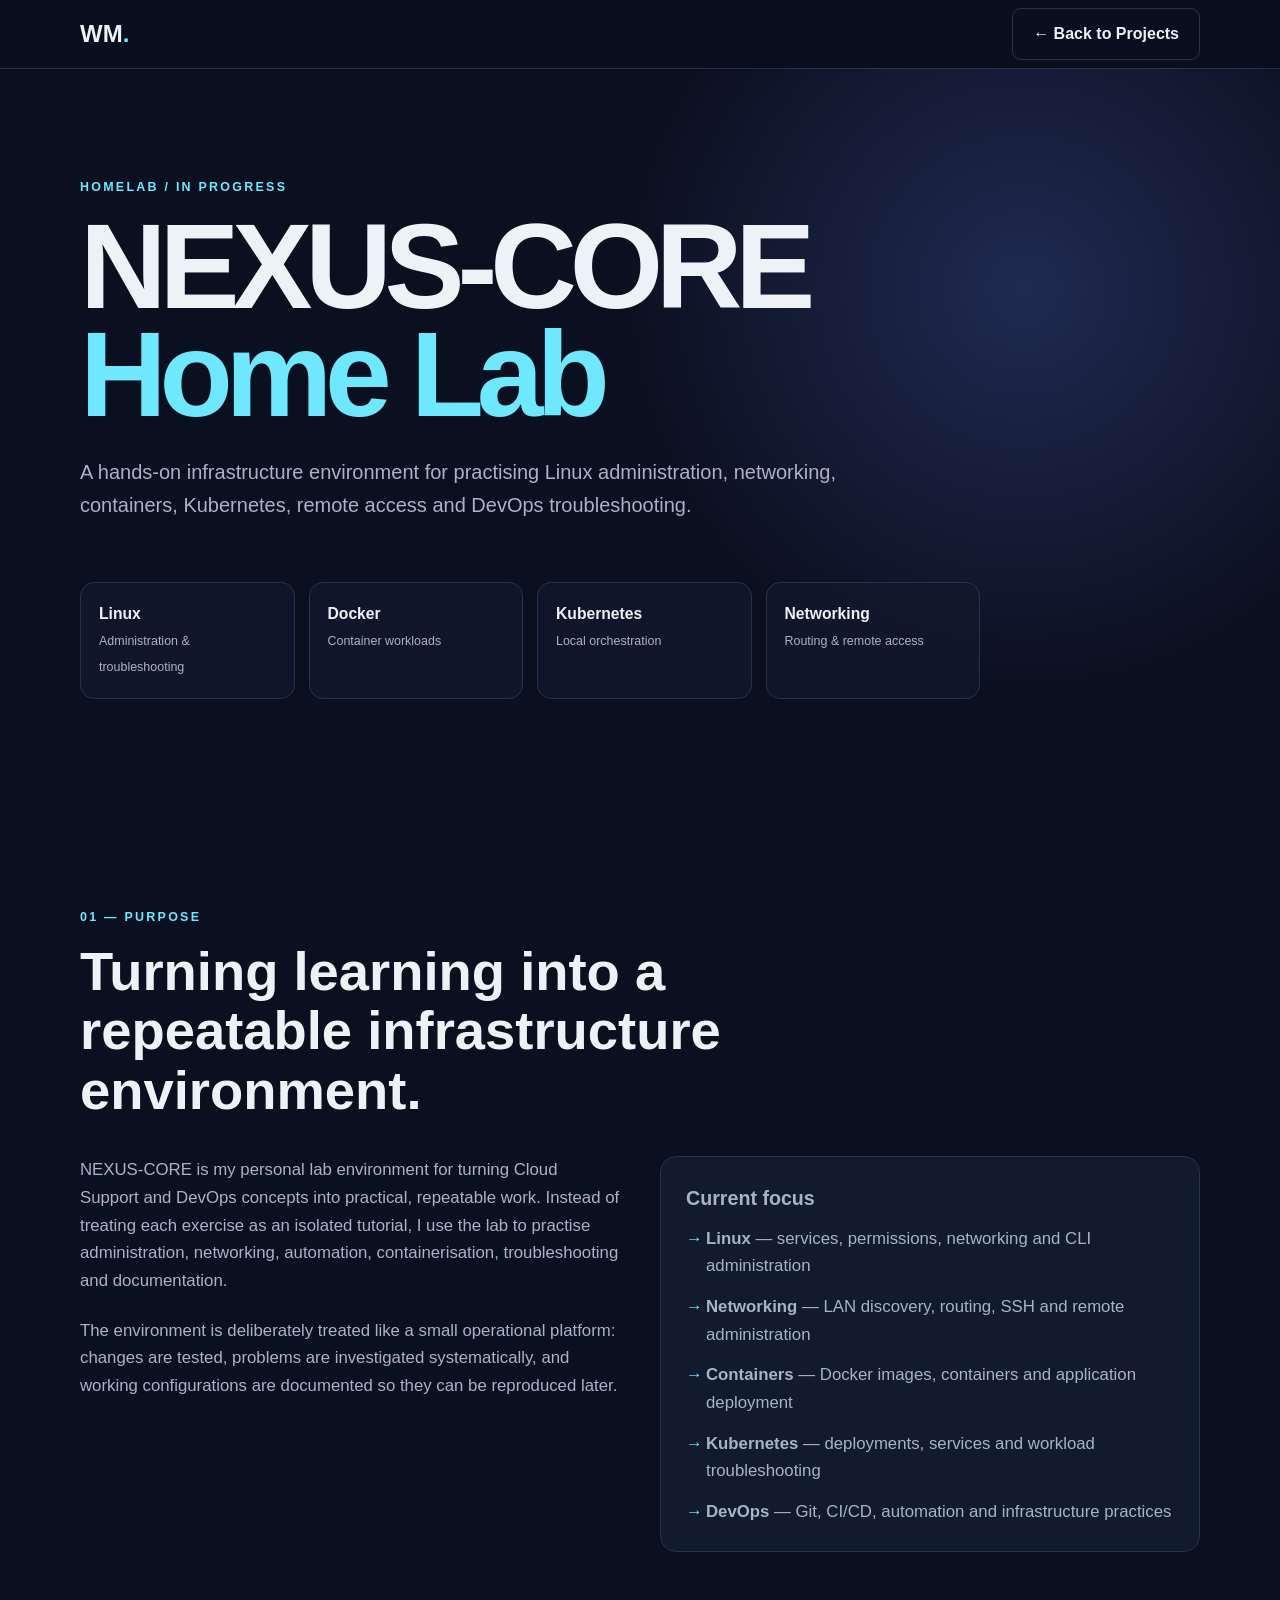
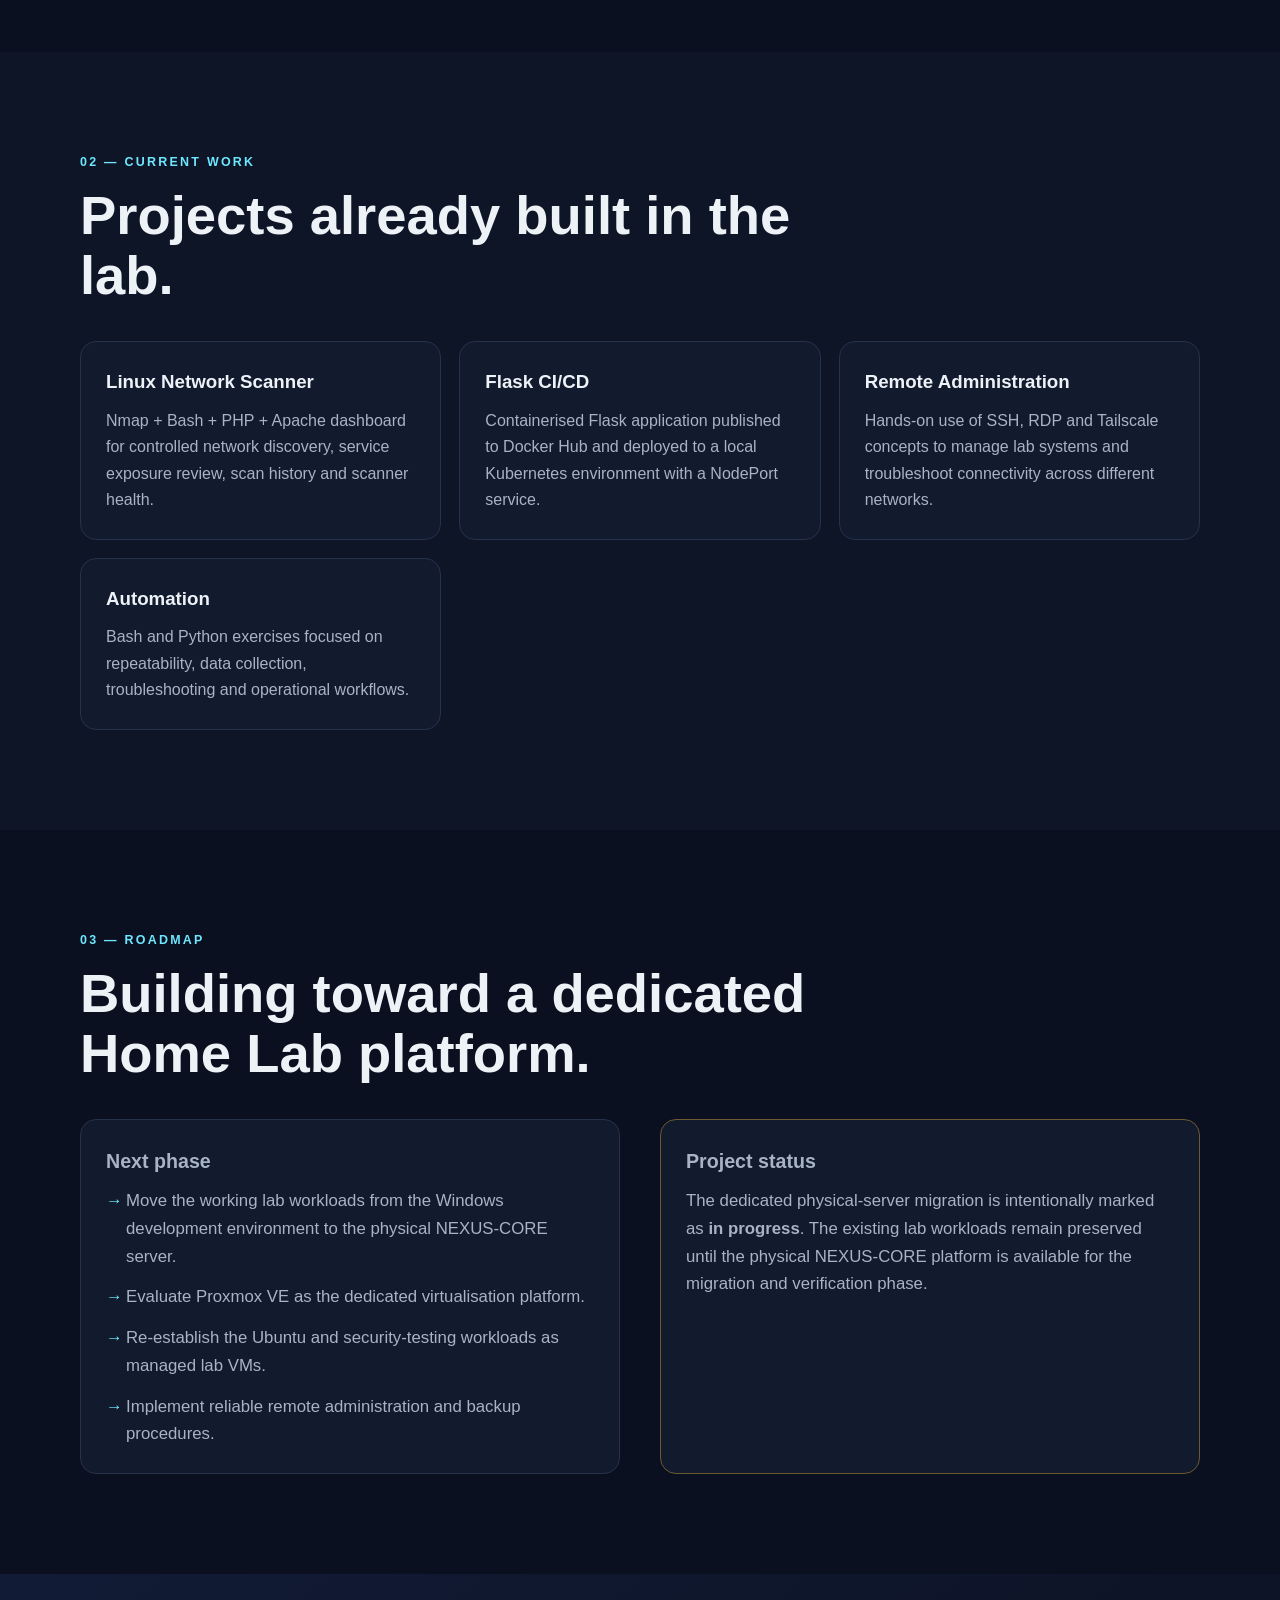
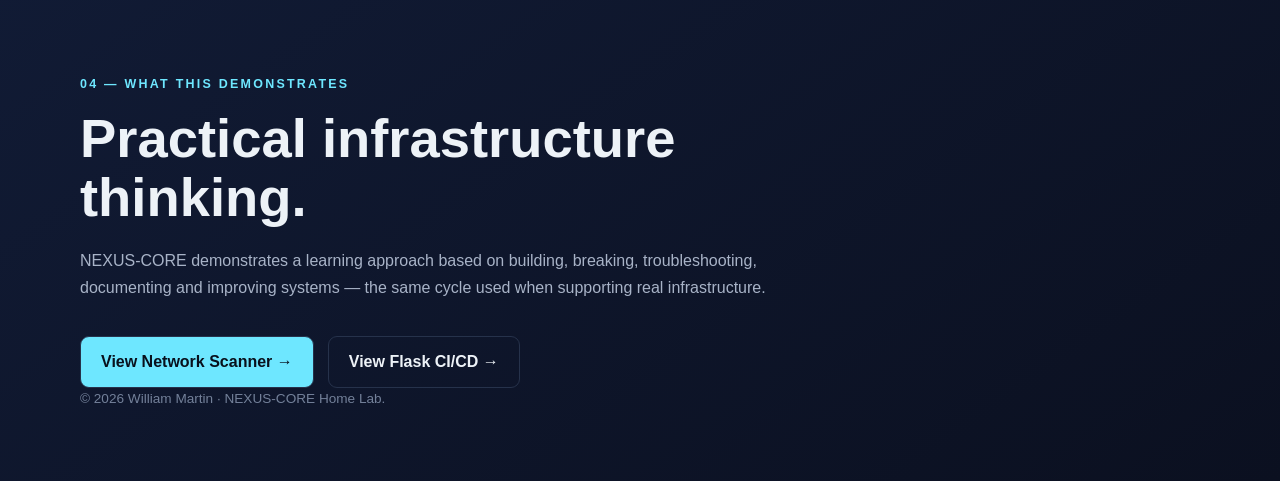
<file: projects/homelab.html>
<!DOCTYPE html>
<html lang="en">
<head>
  <meta charset="UTF-8">
  <meta name="viewport" content="width=device-width,initial-scale=1.0">
  <meta name="description" content="NEXUS-CORE Home Lab — William Martin's hands-on Linux, networking, containers and DevOps learning environment.">
  <title>NEXUS-CORE Home Lab | William Martin</title>
  <link rel="stylesheet" href="../styles.css">
</head>
<body>
<header class="site-header">
  <nav class="nav container">
    <a class="logo" href="../index.html">WM<span>.</span></a>
    <div class="nav-actions">
      <a class="btn secondary" href="../index.html#projects">← Back to Projects</a>
    </div>
  </nav>
</header>

<main>
  <section class="hero project-hero">
    <div class="container">
      <p class="eyebrow">HOMELAB / IN PROGRESS</p>
      <h1 class="project-title">NEXUS-CORE <span>Home Lab</span></h1>
      <p class="hero-text project-lead">A hands-on infrastructure environment for practising Linux administration, networking, containers, Kubernetes, remote access and DevOps troubleshooting.</p>
      <div class="project-facts">
        <div><strong>Linux</strong><span>Administration & troubleshooting</span></div>
        <div><strong>Docker</strong><span>Container workloads</span></div>
        <div><strong>Kubernetes</strong><span>Local orchestration</span></div>
        <div><strong>Networking</strong><span>Routing & remote access</span></div>
      </div>
    </div>
  </section>

  <section class="section">
    <div class="container">
      <p class="eyebrow">01 — PURPOSE</p>
      <h2>Turning learning into a repeatable infrastructure environment.</h2>
      <div class="two-col">
        <div>
          <p>NEXUS-CORE is my personal lab environment for turning Cloud Support and DevOps concepts into practical, repeatable work. Instead of treating each exercise as an isolated tutorial, I use the lab to practise administration, networking, automation, containerisation, troubleshooting and documentation.</p>
          <p class="spaced">The environment is deliberately treated like a small operational platform: changes are tested, problems are investigated systematically, and working configurations are documented so they can be reproduced later.</p>
        </div>
        <div class="skill-card">
          <h3>Current focus</h3>
          <ul class="feature-list">
            <li><strong>Linux</strong> — services, permissions, networking and CLI administration</li>
            <li><strong>Networking</strong> — LAN discovery, routing, SSH and remote administration</li>
            <li><strong>Containers</strong> — Docker images, containers and application deployment</li>
            <li><strong>Kubernetes</strong> — deployments, services and workload troubleshooting</li>
            <li><strong>DevOps</strong> — Git, CI/CD, automation and infrastructure practices</li>
          </ul>
        </div>
      </div>
    </div>
  </section>

  <section class="section alt">
    <div class="container">
      <p class="eyebrow">02 — CURRENT WORK</p>
      <h2>Projects already built in the lab.</h2>
      <div class="skills-grid">
        <article class="skill-card">
          <h3>Linux Network Scanner</h3>
          <p>Nmap + Bash + PHP + Apache dashboard for controlled network discovery, service exposure review, scan history and scanner health.</p>
        </article>
        <article class="skill-card">
          <h3>Flask CI/CD</h3>
          <p>Containerised Flask application published to Docker Hub and deployed to a local Kubernetes environment with a NodePort service.</p>
        </article>
        <article class="skill-card">
          <h3>Remote Administration</h3>
          <p>Hands-on use of SSH, RDP and Tailscale concepts to manage lab systems and troubleshoot connectivity across different networks.</p>
        </article>
        <article class="skill-card">
          <h3>Automation</h3>
          <p>Bash and Python exercises focused on repeatability, data collection, troubleshooting and operational workflows.</p>
        </article>
      </div>
    </div>
  </section>

  <section class="section">
    <div class="container">
      <p class="eyebrow">03 — ROADMAP</p>
      <h2>Building toward a dedicated Home Lab platform.</h2>
      <div class="two-col">
        <div class="skill-card">
          <h3>Next phase</h3>
          <ul class="feature-list">
            <li>Move the working lab workloads from the Windows development environment to the physical NEXUS-CORE server.</li>
            <li>Evaluate Proxmox VE as the dedicated virtualisation platform.</li>
            <li>Re-establish the Ubuntu and security-testing workloads as managed lab VMs.</li>
            <li>Implement reliable remote administration and backup procedures.</li>
          </ul>
        </div>
        <div class="skill-card disclaimer-card">
          <h3>Project status</h3>
          <p>The dedicated physical-server migration is intentionally marked as <strong>in progress</strong>. The existing lab workloads remain preserved until the physical NEXUS-CORE platform is available for the migration and verification phase.</p>
        </div>
      </div>
    </div>
  </section>

  <section class="section contact project-end">
    <div class="container">
      <p class="eyebrow">04 — WHAT THIS DEMONSTRATES</p>
      <h2>Practical infrastructure thinking.</h2>
      <p class="section-intro">NEXUS-CORE demonstrates a learning approach based on building, breaking, troubleshooting, documenting and improving systems — the same cycle used when supporting real infrastructure.</p>
      <div class="buttons">
        <a class="btn primary" href="../projects/nmap-dashboard.html">View Network Scanner →</a>
        <a class="btn secondary" href="../projects/flask-cicd.html">View Flask CI/CD →</a>
      </div>
      <p class="footer-note">© 2026 William Martin · NEXUS-CORE Home Lab.</p>
    </div>
  </section>
</main>
</body>
</html>
</file>
<file: styles.css>
*{box-sizing:border-box;margin:0;padding:0}
:root{--bg:#0b1020;--surface:#121a2d;--surface2:#18223a;--text:#edf2f7;--muted:#a8b3c7;--accent:#6ee7ff;--accent2:#a78bfa;--border:#26324b}
html{scroll-behavior:smooth}
body{font-family:Inter,Segoe UI,Arial,sans-serif;background:var(--bg);color:var(--text);line-height:1.65}
a{color:inherit;text-decoration:none}.container{width:min(1120px,92%);margin:auto}
.site-header{position:sticky;top:0;z-index:10;background:rgba(11,16,32,.9);backdrop-filter:blur(12px);border-bottom:1px solid var(--border)}
.nav{min-height:68px;display:flex;align-items:center;justify-content:space-between}.logo{font-size:1.5rem;font-weight:900}.logo span{color:var(--accent)}
.nav-links{display:flex;gap:24px;font-size:.9rem;color:var(--muted)}.nav-links a:hover{color:var(--text)}
.hero{min-height:88vh;display:grid;align-items:center;background:radial-gradient(circle at 80% 30%,#202a52 0,transparent 35%)}
.hero-grid{display:grid;grid-template-columns:1.5fr 1fr;gap:70px;align-items:center}
.eyebrow{font-size:.78rem;letter-spacing:.18em;color:var(--accent);font-weight:800;margin-bottom:14px}
h1{font-size:clamp(4rem,10vw,7.5rem);line-height:.9;letter-spacing:-.06em}h1 span{color:var(--accent2)}
.hero-text{max-width:680px;color:var(--muted);font-size:1.15rem;margin:28px 0}.buttons{display:flex;gap:14px;flex-wrap:wrap}
.btn{padding:12px 20px;border-radius:9px;font-weight:800;border:1px solid var(--border)}.primary{background:var(--accent);color:#08101c}.secondary{background:transparent}
.profile-card{background:linear-gradient(145deg,var(--surface2),var(--surface));border:1px solid var(--border);padding:30px;border-radius:24px;text-align:center;box-shadow:0 20px 60px rgba(0,0,0,.25)}
.photo-placeholder{height:310px;border-radius:18px;border:2px dashed #53617d;display:grid;place-items:center;color:#8492aa;font-weight:900;letter-spacing:.1em;margin-bottom:20px}.profile-photo{width:100%;height:310px;object-fit:cover;object-position:center 22%;border-radius:18px;margin-bottom:20px}
.section{padding:100px 0}.alt{background:#0e1527}h2{font-size:clamp(2rem,5vw,3.4rem);line-height:1.1;max-width:800px;margin-bottom:35px}
.two-col{display:grid;grid-template-columns:1fr 1fr;gap:40px;color:var(--muted);font-size:1.05rem}.stats{display:flex;gap:60px;margin-top:55px}.stats div{display:flex;flex-direction:column}.stats strong{font-size:2.3rem}.stats span,.date{color:var(--muted);font-size:.9rem}
.timeline{border-left:1px solid var(--border);padding-left:35px;display:grid;gap:38px}.timeline-item{position:relative}.timeline-item:before{content:"";position:absolute;width:11px;height:11px;border-radius:50%;background:var(--accent);left:-41px;top:8px}.timeline-item h3{font-size:1.35rem}.company{color:var(--accent2);font-weight:700;margin:3px 0}.timeline-item p:last-child{color:var(--muted)}
.skills-grid{display:grid;grid-template-columns:repeat(3,1fr);gap:18px}.skill-card,.project-card{background:var(--surface);border:1px solid var(--border);padding:25px;border-radius:16px}.skill-card h3{margin-bottom:10px}.skill-card p,.project-card p{color:var(--muted)}
.section-intro{color:var(--muted);max-width:760px;margin-top:-15px;margin-bottom:35px}.project-grid{display:grid;grid-template-columns:repeat(2,1fr);gap:20px}.project-card{display:flex;flex-direction:column;min-height:270px}.project-card h3{font-size:1.5rem;margin:8px 0}.tag{font-size:.7rem;letter-spacing:.14em;color:var(--accent);font-weight:900}.tools{font-size:.85rem;margin-top:auto!important;padding-top:20px}.project-card a{color:var(--accent);font-weight:800;margin-top:15px}
.learning-list{display:flex;flex-wrap:wrap;gap:12px}.learning-list span{background:var(--surface);border:1px solid var(--border);padding:12px 17px;border-radius:999px}
.contact{background:linear-gradient(145deg,#111b35,#0b1020)}.social-links{display:flex;gap:15px;flex-wrap:wrap;margin:25px 0 55px}.social-links a{border:1px solid var(--border);padding:13px 22px;border-radius:10px;background:var(--surface)}.footer-note{color:#738099;font-size:.85rem}
@media(max-width:800px){.nav-links{display:none}.hero-grid,.two-col,.project-grid,.skills-grid{grid-template-columns:1fr}.hero{padding:70px 0}.profile-card{max-width:430px}.stats{gap:25px;flex-wrap:wrap}.section{padding:75px 0}}

/* Project-page enhancements */
.nav-actions{display:flex;gap:10px;align-items:center;flex-wrap:wrap}.project-hero{min-height:82vh}.project-title{max-width:1000px}.project-title span{color:var(--accent)}.project-lead{max-width:820px;font-size:1.25rem}.project-facts{display:grid;grid-template-columns:repeat(4,1fr);gap:14px;margin-top:60px;max-width:900px}.project-facts div{background:rgba(18,26,45,.72);border:1px solid var(--border);border-radius:14px;padding:18px}.project-facts strong{display:block;font-size:.98rem}.project-facts span{color:var(--muted);font-size:.78rem}.spaced{margin-top:22px}.feature-list{list-style:none;display:grid;gap:13px;color:var(--muted)}.feature-list li{padding-left:20px;position:relative}.feature-list li:before{content:'→';position:absolute;left:0;color:var(--accent);font-weight:900}.workflow-grid{display:grid;grid-template-columns:repeat(3,1fr);border:1px solid var(--border);border-radius:18px;overflow:hidden}.workflow-step{padding:30px;background:var(--surface);border-right:1px solid var(--border)}.workflow-step:last-child{border-right:0}.workflow-step span{color:var(--accent);font-weight:900;letter-spacing:.12em;font-size:.8rem}.workflow-step h3{font-size:1.4rem;margin:15px 0 8px}.workflow-step p{color:var(--muted)}
.evidence-grid{display:grid;grid-template-columns:repeat(2,1fr);gap:22px}.evidence-card{margin:0;background:var(--surface);border:1px solid var(--border);border-radius:18px;overflow:hidden;box-shadow:0 12px 35px rgba(0,0,0,.18)}.evidence-card.evidence-feature{grid-column:1/-1}.evidence-card a{display:block;overflow:hidden;background:#080d18}.evidence-card img{width:100%;display:block;aspect-ratio:16/9;object-fit:cover;object-position:top;transition:transform .35s ease,filter .35s ease}.evidence-feature img{aspect-ratio:2/1;object-fit:cover}.evidence-card:hover img{transform:scale(1.015);filter:brightness(1.05)}.evidence-card figcaption{display:flex;flex-direction:column;gap:3px;padding:16px 18px}.evidence-card figcaption strong{font-size:.98rem}.evidence-card figcaption span{font-size:.82rem;color:var(--muted)}.metric-card-grid{display:grid;grid-template-columns:repeat(2,1fr);gap:14px}.metric-card{background:var(--surface);border:1px solid var(--border);border-radius:16px;padding:22px}.metric-card strong{display:block;font-size:2rem;color:var(--accent)}.metric-card span{color:var(--muted);font-size:.84rem}.disclaimer-card{border-color:#6b5930}.project-end{padding-bottom:70px}
.lightbox{position:fixed;inset:0;z-index:100;background:rgba(3,7,14,.92);backdrop-filter:blur(10px);display:none;align-items:center;justify-content:center;padding:40px}.lightbox.open{display:flex}.lightbox-inner{max-width:min(1400px,94vw);max-height:92vh;text-align:center}.lightbox-inner img{max-width:100%;max-height:82vh;display:block;margin:auto;border-radius:10px;box-shadow:0 30px 90px rgba(0,0,0,.55)}.lightbox-inner p{color:var(--muted);margin-top:14px;font-size:.9rem}.lightbox-close{position:fixed;top:20px;right:25px;width:48px;height:48px;border:1px solid var(--border);border-radius:50%;background:var(--surface);color:var(--text);font-size:2rem;line-height:1;cursor:pointer}.lightbox-close:hover{background:var(--surface2)}
@media(max-width:800px){.nav-actions .secondary{display:none}.project-facts{grid-template-columns:repeat(2,1fr);margin-top:40px}.workflow-grid,.evidence-grid,.metric-card-grid{grid-template-columns:1fr}.workflow-step{border-right:0;border-bottom:1px solid var(--border)}.workflow-step:last-child{border-bottom:0}.evidence-card.evidence-feature{grid-column:auto}.evidence-feature img{aspect-ratio:16/9}.lightbox{padding:20px}.lightbox-inner img{max-height:75vh}}
</file>
